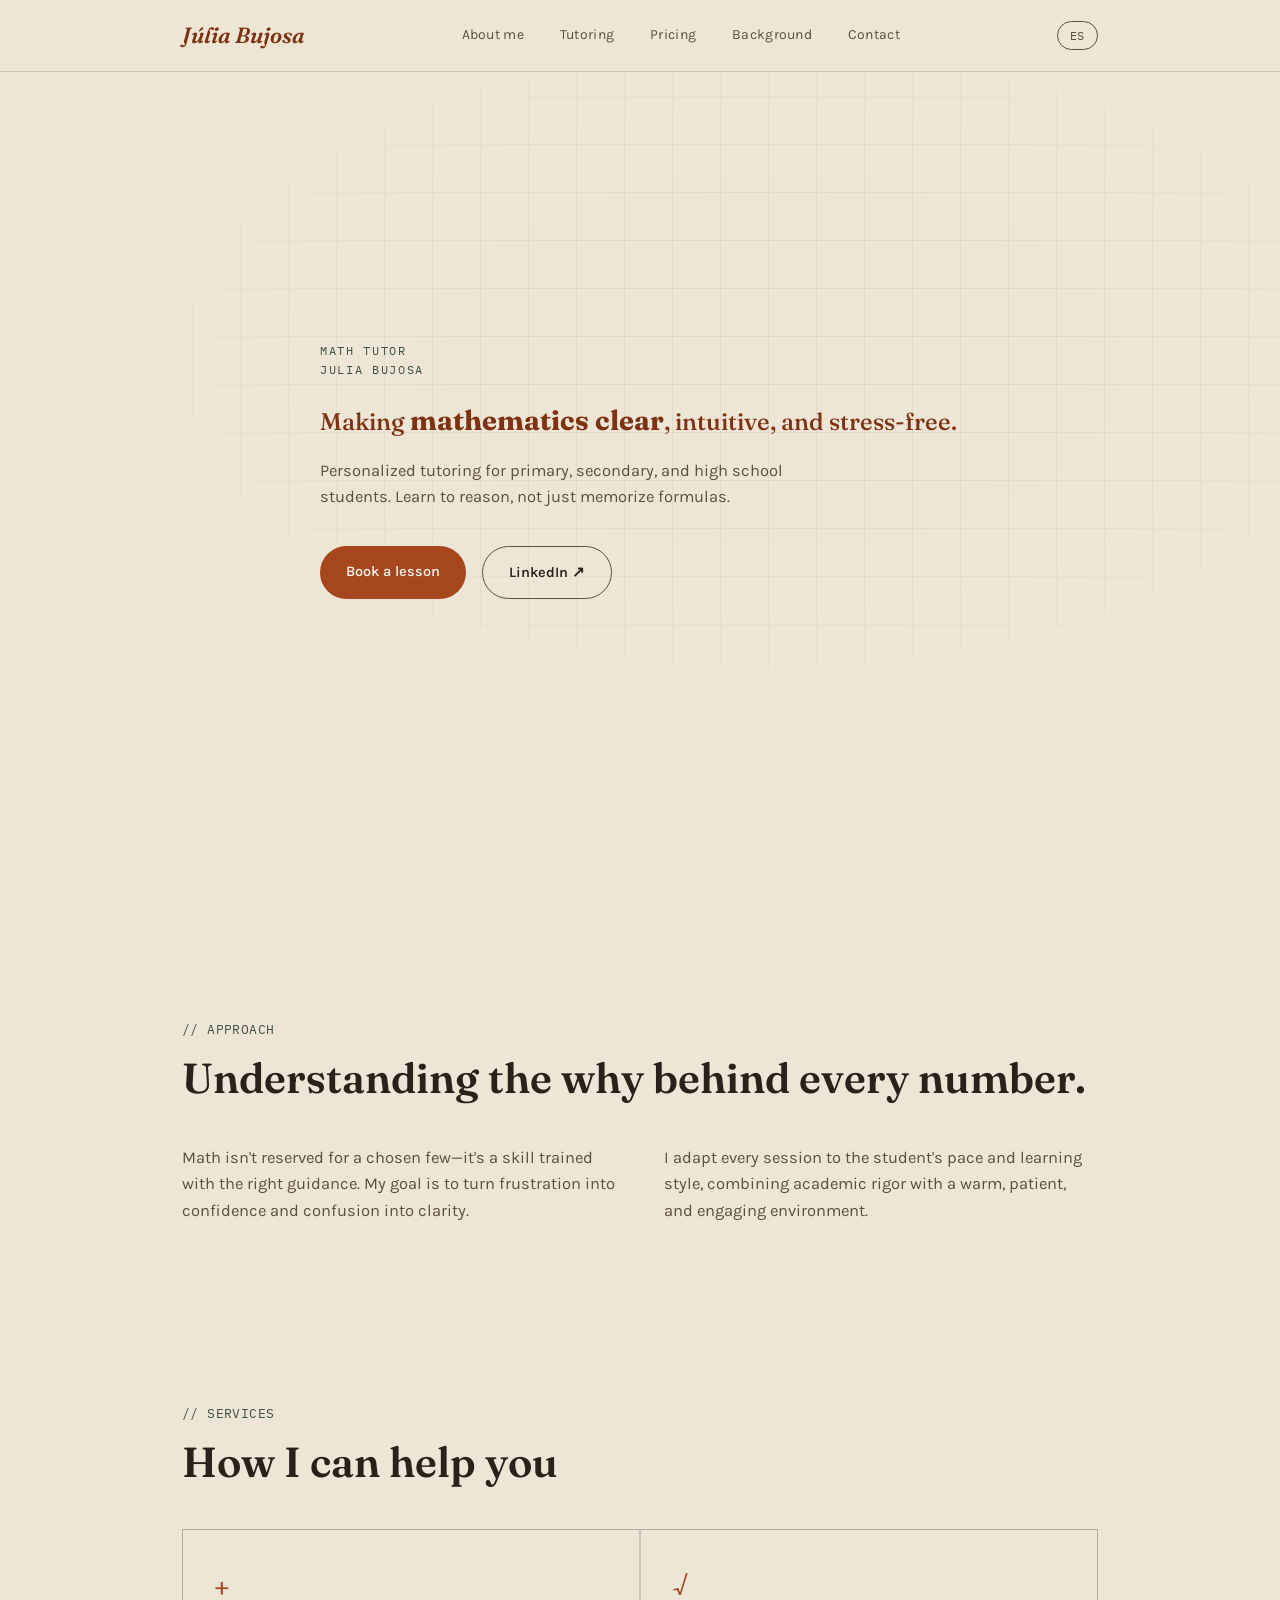
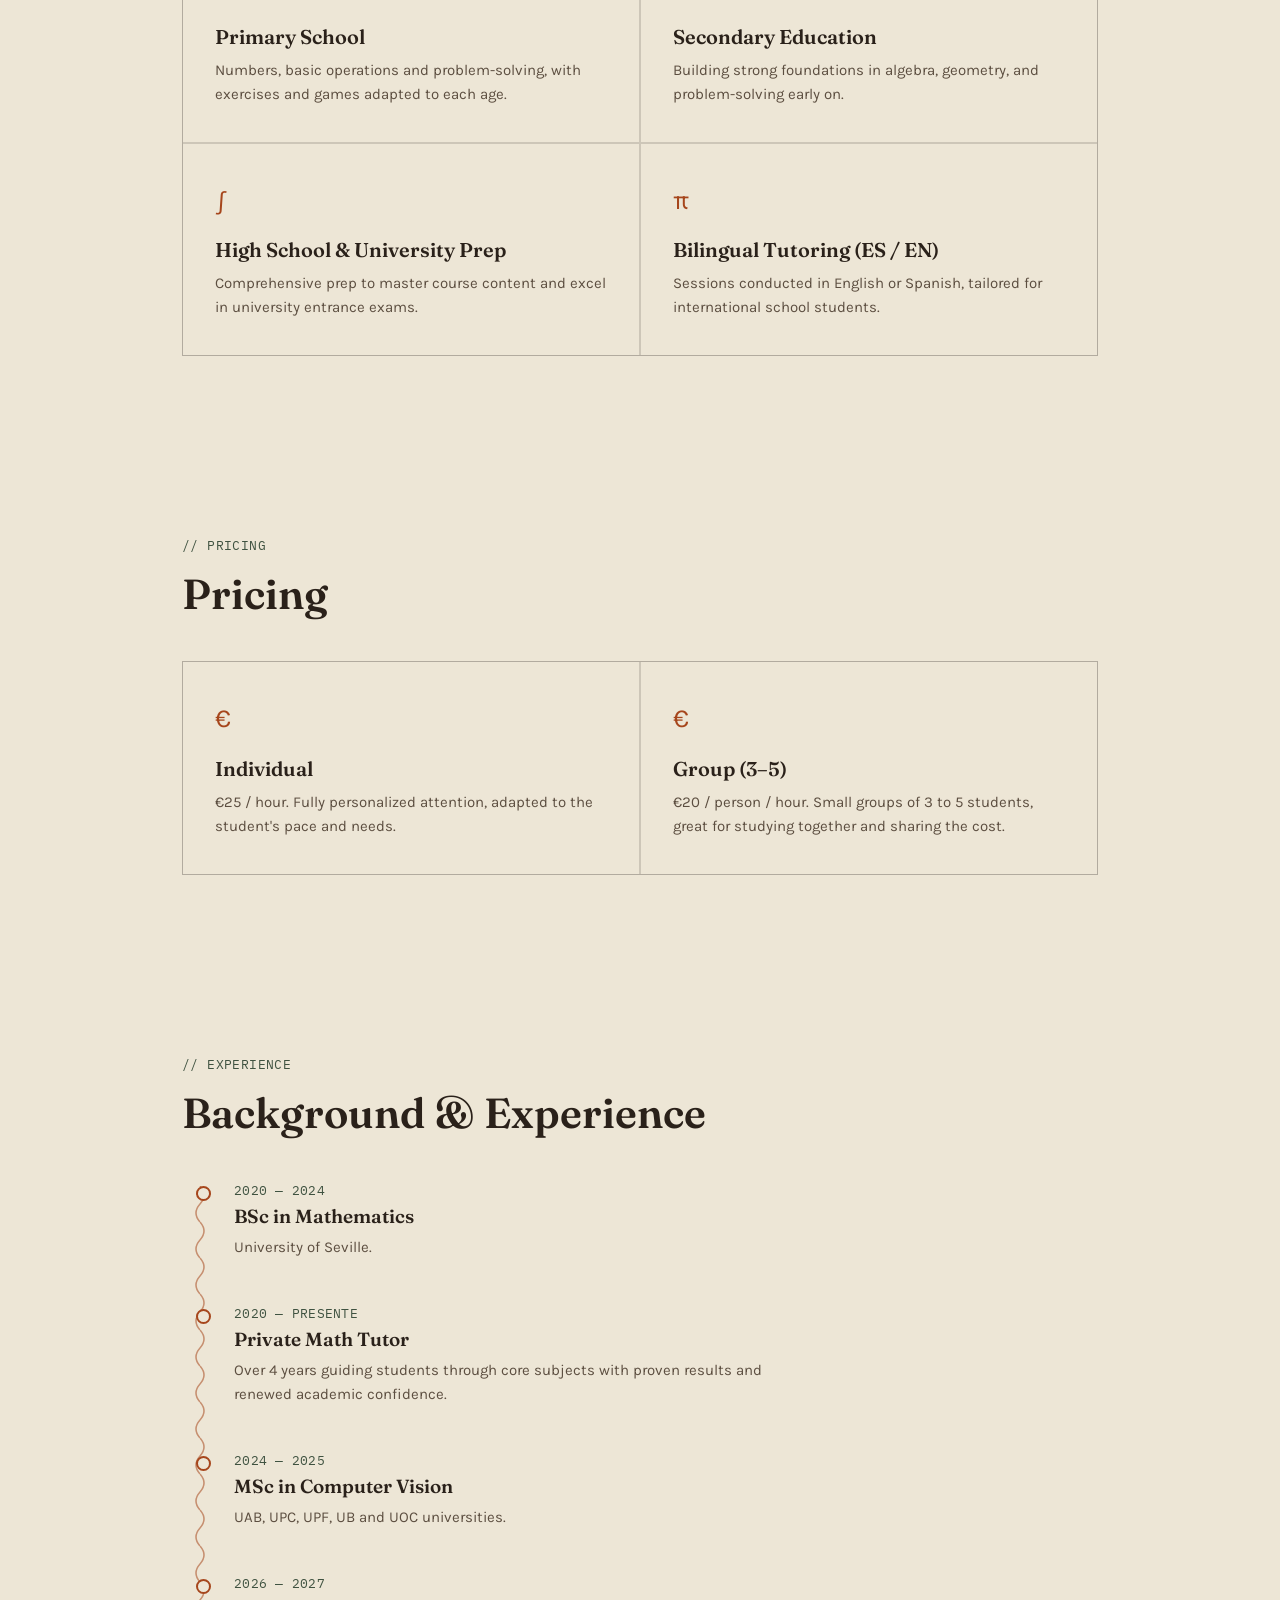
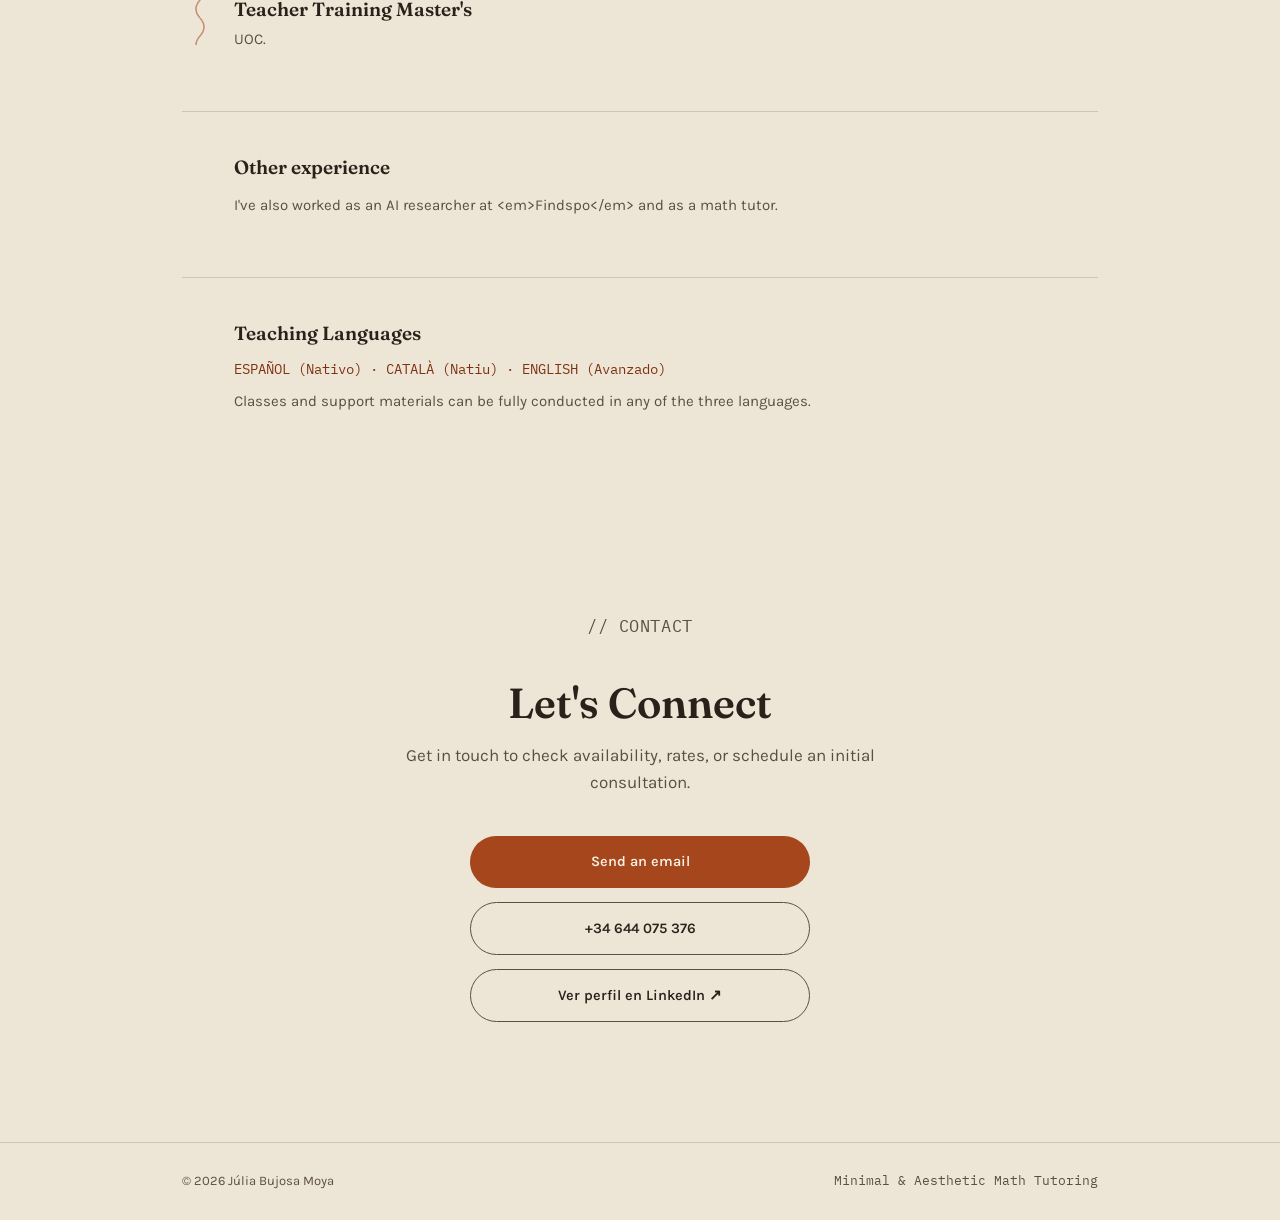
<file: index.html>
<!DOCTYPE html>
<html lang="es">
<head>
  <meta charset="UTF-8">
  <meta name="viewport" content="width=device-width, initial-scale=1.0">
  <title>Júlia Bujosa · Profesora de Matemáticas</title>
  
  <!-- Tipografías elegidas por Claude -->
  <link rel="preconnect" href="https://fonts.googleapis.com">
  <link rel="preconnect" href="https://fonts.gstatic.com" crossorigin>
  <link href="https://fonts.googleapis.com/css2?family=Fraunces:ital,opsz,wght@0,9..144,400..700;1,9..144,400..700&family=IBM+Plex+Mono:wght@400;500&family=Karla:ital,wght@0,400..700;1,400..700&display=swap" rel="stylesheet">
  
  <link rel="stylesheet" href="styles.css">
</head>
<body>


  <!-- Navegación -->
  <nav class="nav">
    <div class="nav-inner">
      <a href="#" class="logo">Júlia Bujosa</a>
      <div class="nav-links" id="navLinks">
        <a href="#about" data-es="Sobre mí" data-en="About me">Sobre mí</a>
        <a href="#services" data-es="Clases" data-en="Tutoring">Clases</a>
        <a href="#pricing" data-es="Tarifas" data-en="Pricing">Tarifas</a>
        <a href="#experience" data-es="Trayectoria" data-en="Background">Trayectoria</a>
        <a href="#contact" data-es="Contacto" data-en="Contact">Contacto</a>
      </div>
      <div class="nav-actions">
        <button class="lang-toggle" id="langToggle" aria-label="Switch language">EN</button>
        <button class="menu-toggle" id="menuToggle" aria-label="Menu">
          <span></span><span></span>
        </button>
      </div>
    </div>
  </nav>
 
  <!-- Hero Section -->
  <header class="hero">
    <div class="hero-grid"></div>
    <div class="hero-inner">
      <p class="kicker mono"><span data-es="PROFE DE MATEMÁTICAS" data-en="MATH TUTOR">PROFE DE MATEMÁTICAS</span><br>JULIA BUJOSA</p>
      <p class="hero-subtitle"><span data-es="Haciendo las " data-en="Making ">Haciendo las </span><strong style="font-weight:700; font-size:1.15em;" data-es="matemáticas claras" data-en="mathematics clear">matemáticas claras</strong><span data-es=", intuitivas y sin estrés." data-en=", intuitive, and stress-free.">, intuitivas y sin estrés.</span></p>
      <p class="hero-text" data-es="Acompañamiento personalizado para estudiantes de Primaria, ESO y Bachillerato. Aprender a razonar, no solo a memorizar fórmulas." data-en="Personalized tutoring for primary, secondary, and high school students. Learn to reason, not just memorize formulas.">
        Acompañamiento personalizado para estudiantes de Primaria, ESO y Bachillerato. Aprender a razonar, no solo a memorizar fórmulas.
      </p>
      <div class="hero-cta">
        <a href="#contact" class="btn btn-primary" data-es="Reserva una clase" data-en="Book a lesson">Reserva una clase</a>
        <a href="https://www.linkedin.com/in/juliabujosamoya" target="_blank" rel="noopener" class="btn btn-ghost">LinkedIn ↗</a>
      </div>
    </div>
  </header>

  <!-- Sobre mí -->
  <section id="about" class="about">
    <div class="section-inner reveal">
      <p class="eyebrow mono" data-es="// METODOLOGÍA" data-en="// APPROACH">// METODOLOGÍA</p>
      <h2 data-es="Entender el porqué detrás de cada número." data-en="Understanding the why behind every number.">Entender el porqué detrás de cada número.</h2>
      <div class="about-grid">
        <p data-es="Las matemáticas no son para unos pocos elegidos: son una habilidad que se entrena con la guía adecuada. Mi objetivo es transformar la frustración en confianza y la confusión en claridad." data-en="Math isn't reserved for a chosen few—it's a skill trained with the right guidance. My goal is to turn frustration into confidence and confusion into clarity.">
          Las matemáticas no son para unos pocos elegidos: son una habilidad que se entrena con la guía adecuada. Mi objetivo es transformar la frustración en confianza y la confusión en claridad.
        </p>
        <p data-es="Adapto cada sesión al ritmo y estilo de aprendizaje del alumno, combinando el rigor académico con un ambiente cercano, paciente y dinámico." data-en="I adapt every session to the student's pace and learning style, combining academic rigor with a warm, patient, and engaging environment.">
          Adapto cada sesión al ritmo y estilo de aprendizaje del alumno, combinando el rigor académico con un ambiente cercano, paciente y dinámico.
        </p>
      </div>
    </div>
  </section>

  <!-- Servicios / Clases -->
  <section id="services" class="services">
    <div class="section-inner reveal">
      <p class="eyebrow mono" data-es="// SERVICIOS" data-en="// SERVICES">// SERVICIOS</p>
      <h2 data-es="¿En qué te puedo ayudar?" data-en="How I can help you">¿En qué te puedo ayudar?</h2>
      
      <div class="cards">
        <div class="card">
          <span class="card-symbol">+</span>
          <h3 data-es="Primaria" data-en="Primary School">Primaria</h3>
          <p data-es="Numeración, operaciones básicas y resolución de problemas, con ejercicios y juegos adaptados a cada edad." data-en="Numbers, basic operations and problem-solving, with exercises and games adapted to each age.">Numeración, operaciones básicas y resolución de problemas, con ejercicios y juegos adaptados a cada edad.</p>
        </div>
        <div class="card">
          <span class="card-symbol">√</span>
          <h3 data-es="Secundaria (ESO)" data-en="Secondary Education">Secundaria (ESO)</h3>
          <p data-es="Bases sólidas en álgebra, geometría y resolución de problemas para construir confianza desde la base." data-en="Building strong foundations in algebra, geometry, and problem-solving early on.">Bases sólidas en álgebra, geometría y resolución de problemas para construir confianza desde la base.</p>
        </div>
        <div class="card">
          <span class="card-symbol">∫</span>
          <h3 data-es="Bachillerato y Selectividad" data-en="High School & University Prep">Bachillerato y Selectividad</h3>
          <p data-es="Preparación intensiva y continuada para superar el curso y bordar las pruebas de acceso a la universidad (PAU)." data-en="Comprehensive prep to master course content and excel in university entrance exams.">Preparación intensiva y continuada para superar el curso y bordar las pruebas de acceso a la universidad (PAU).</p>
        </div>
        <div class="card">
          <span class="card-symbol">π</span>
          <h3 data-es="Clases Bilingües (ES / EN)" data-en="Bilingual Tutoring (ES / EN)">Clases Bilingües (ES / EN)</h3>
          <p data-es="Sesiones impartidas en español o inglés, adaptadas a colegios internacionales y estudiantes en el extranjero." data-en="Sessions conducted in English or Spanish, tailored for international school students.">Sesiones impartidas en español o inglés, adaptadas a colegios internacionales y estudiantes en el extranjero.</p>
        </div>
      </div>
    </div>
  </section>

  <!-- Tarifas -->
  <section id="pricing" class="services">
    <div class="section-inner reveal">
      <p class="eyebrow mono" data-es="// TARIFAS" data-en="// PRICING">// TARIFAS</p>
      <h2 data-es="Tarifas" data-en="Pricing">Tarifas</h2>

      <div class="cards">
        <div class="card">
          <span class="card-symbol">€</span>
          <h3 data-es="Individual" data-en="Individual">Individual</h3>
          <p data-es="25€ / hora. Atención 100% personalizada, adaptada al ritmo y necesidades del alumno." data-en="€25 / hour. Fully personalized attention, adapted to the student's pace and needs.">25€ / hora. Atención 100% personalizada, adaptada al ritmo y necesidades del alumno.</p>
        </div>
        <div class="card">
          <span class="card-symbol">€</span>
          <h3 data-es="Grupal (3–5)" data-en="Group (3–5)">Grupal (3–5)</h3>
          <p data-es="20€ / persona / hora. Grupos reducidos de 3 a 5 alumnos, ideal para estudiar en compañía y compartir gastos." data-en="€20 / person / hour. Small groups of 3 to 5 students, great for studying together and sharing the cost.">20€ / persona / hora. Grupos reducidos de 3 a 5 alumnos, ideal para estudiar en compañía y compartir gastos.</p>
        </div>
      </div>
    </div>
  </section>

  <!-- Trayectoria -->
  <section id="experience" class="timeline-section">
    <div class="section-inner reveal">
      <p class="eyebrow mono" data-es="// TRAYECTORIA" data-en="// EXPERIENCE">// TRAYECTORIA</p>
      <h2 data-es="Perfil y experiencia" data-en="Background & Experience">Perfil y experiencia</h2>

      <div class="timeline">
        <div class="timeline-item">
          <span class="timeline-date mono">2020 — 2024</span>
          <h3 data-es="Graduada en Matemáticas" data-en="BSc in Mathematics">Graduada en Matemáticas</h3>
          <p data-es="Universidad de Sevilla." data-en="University of Seville.">Universidad de Sevilla.</p>
        </div>
        <div class="timeline-item">
          <span class="timeline-date mono">2020 — PRESENTE</span>
          <h3 data-es="Profesora Particular de Matemáticas" data-en="Private Math Tutor">Profesora Particular de Matemáticas</h3>
          <p data-es="Más de 4 años acompañando a estudiantes a superar asignaturas clave con excelentes resultados y mejora de autoestima académica." data-en="Over 4 years guiding students through core subjects with proven results and renewed academic confidence.">Más de 4 años acompañando a estudiantes a superar asignaturas clave con excelentes resultados y mejora de autoestima académica.</p>
        </div>
        <div class="timeline-item">
          <span class="timeline-date mono">2024 — 2025</span>
          <h3 data-es="Máster en Visión por Computador" data-en="MSc in Computer Vision">Máster en Visión por Computador</h3>
          <p data-es="Universidades UAB, UPC, UPF, UB y UOC." data-en="UAB, UPC, UPF, UB and UOC universities.">Universidades UAB, UPC, UPF, UB y UOC.</p>
        </div>
        <div class="timeline-item">
          <span class="timeline-date mono">2026 — 2027</span>
          <h3 data-es="Máster en Formación del Profesorado" data-en="Teacher Training Master's">Máster en Formación del Profesorado</h3>
          <p data-es="UOC." data-en="UOC.">UOC.</p>
        </div>
      </div>

      <div class="languages">
        <div class="languages-title" data-es="Otras experiencias" data-en="Other experience">Otras experiencias</div>
        <p class="languages-note" data-es="También he trabajado como investigadora de IA en <em>Findspo</em> y como profesora de repaso de matemáticas a todos los niveles." data-en="I've also worked as an AI researcher at <em>Findspo</em> and as a math tutor.">También he trabajado como investigadora de IA en <em>Findspo</em> y como profesora de repaso de matemáticas a todos los niveles.</p>
      </div>

      <div class="languages">
        <div class="languages-title" data-es="Idiomas de impartición" data-en="Teaching Languages">Idiomas de impartición</div>
        <div class="languages-list mono">ESPAÑOL (Nativo) · CATALÀ (Natiu) · ENGLISH (Avanzado)</div>
        <p class="languages-note" data-es="Puedo impartir cualquier clase o material de apoyo íntegramente en cualquiera de los tres idiomas." data-en="Classes and support materials can be fully conducted in any of the three languages.">Puedo impartir cualquier clase o material de apoyo íntegramente en cualquiera de los tres idiomas.</p>
      </div>
    </div>
  </section>

  <!-- Contacto -->
  <section id="contact" class="contact">
    <div class="section-inner contact-inner reveal">
      <p class="eyebrow mono" data-es="// CONTACTO" data-en="// CONTACT">// CONTACTO</p>
      <h2 data-es="¿Hablamos?" data-en="Let's Connect">¿Hablamos?</h2>
      <p data-es="Escríbeme para consultar disponibilidad, tarifas o agendar una primera sesión de contacto." data-en="Get in touch to check availability, rates, or schedule an initial consultation.">Escríbeme para consultar disponibilidad, tarifas o agendar una primera sesión de contacto.</p>

      <div class="contact-links">
        <a href="mailto:juliabujosamoya@gmail.com" class="btn btn-primary" data-es="Enviar un email" data-en="Send an email">Enviar un email</a>
        <a href="tel:+34644075376" class="btn btn-ghost">+34 644 075 376</a>
        <a href="https://www.linkedin.com/in/juliabujosamoya" target="_blank" rel="noopener" class="btn btn-ghost">Ver perfil en LinkedIn ↗</a>
      </div>
    </div>
  </section>

  <footer class="footer">
    <div class="section-inner footer-inner">
      <span>© 2026 Júlia Bujosa Moya</span>
      <span class="mono">Minimal & Aesthetic Math Tutoring</span>
    </div>
  </footer>

  <script src="script.js"></script>
</body>
</html>
</file>
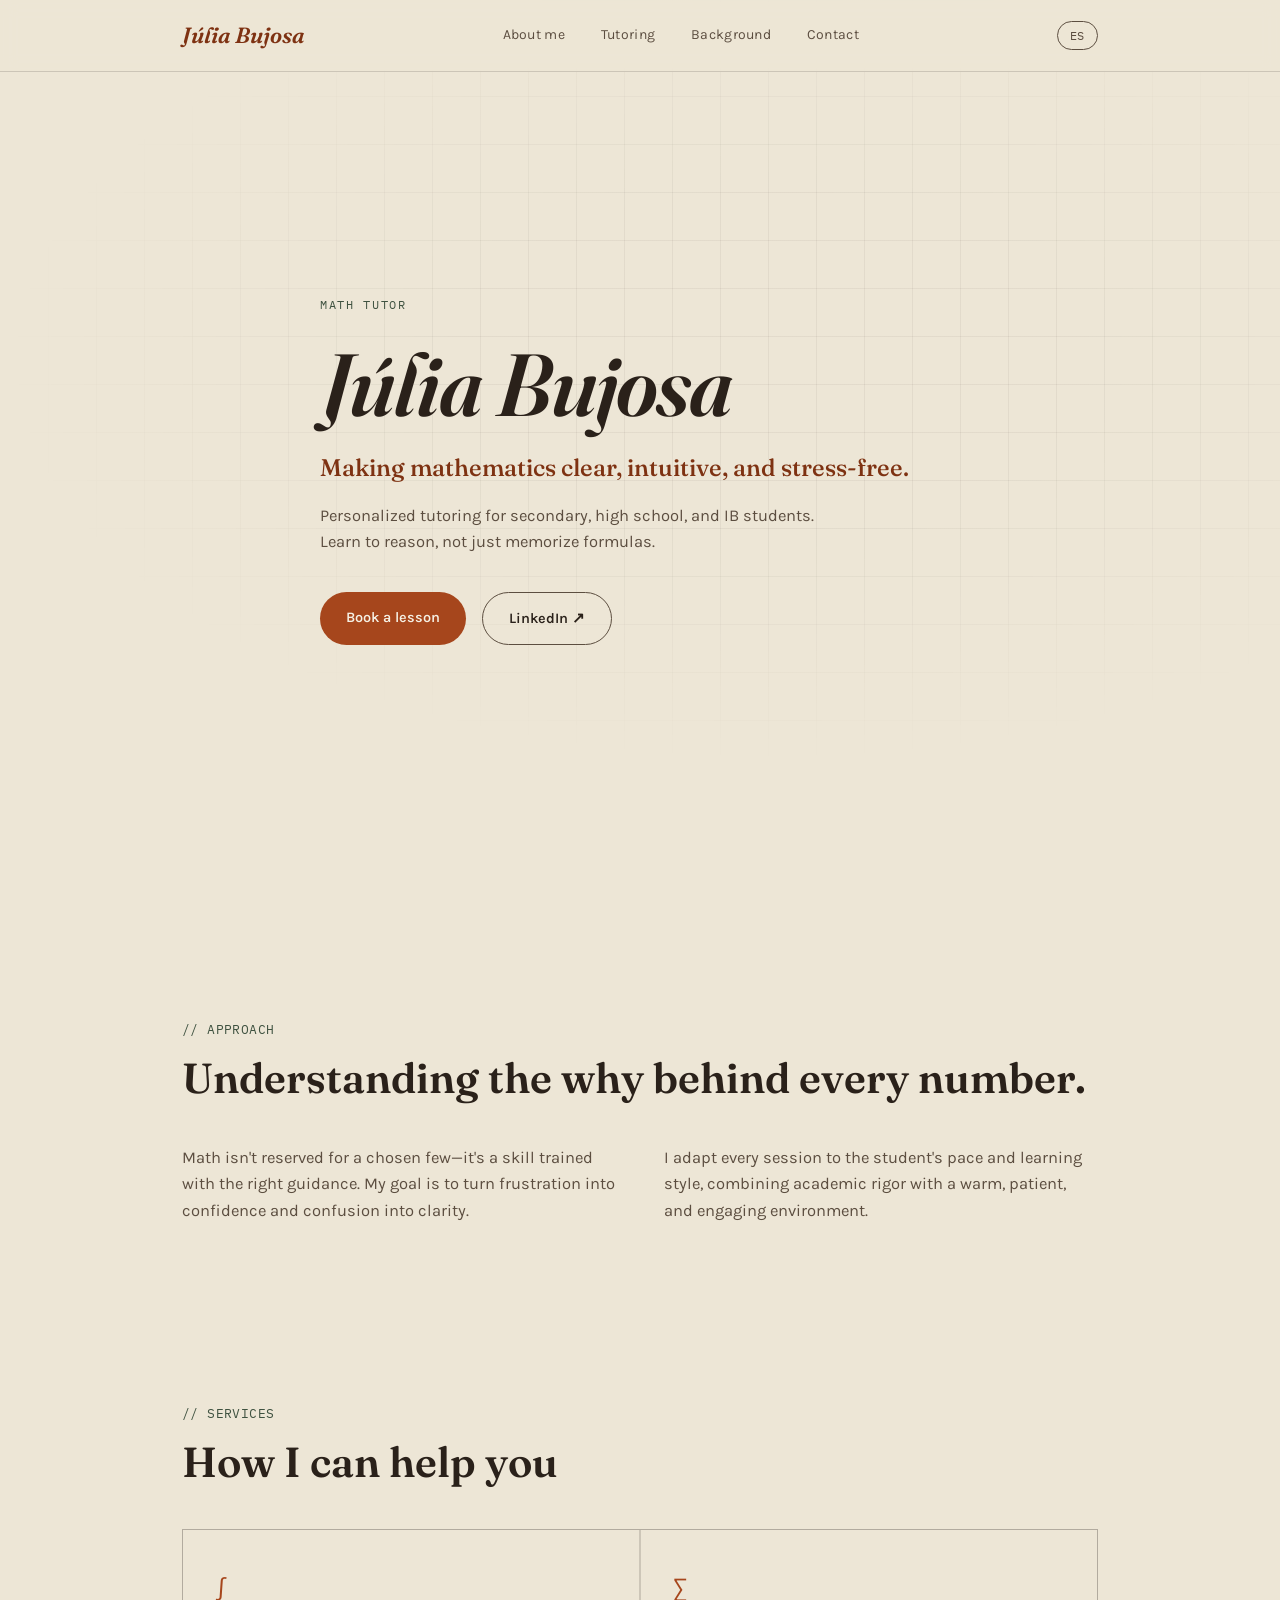
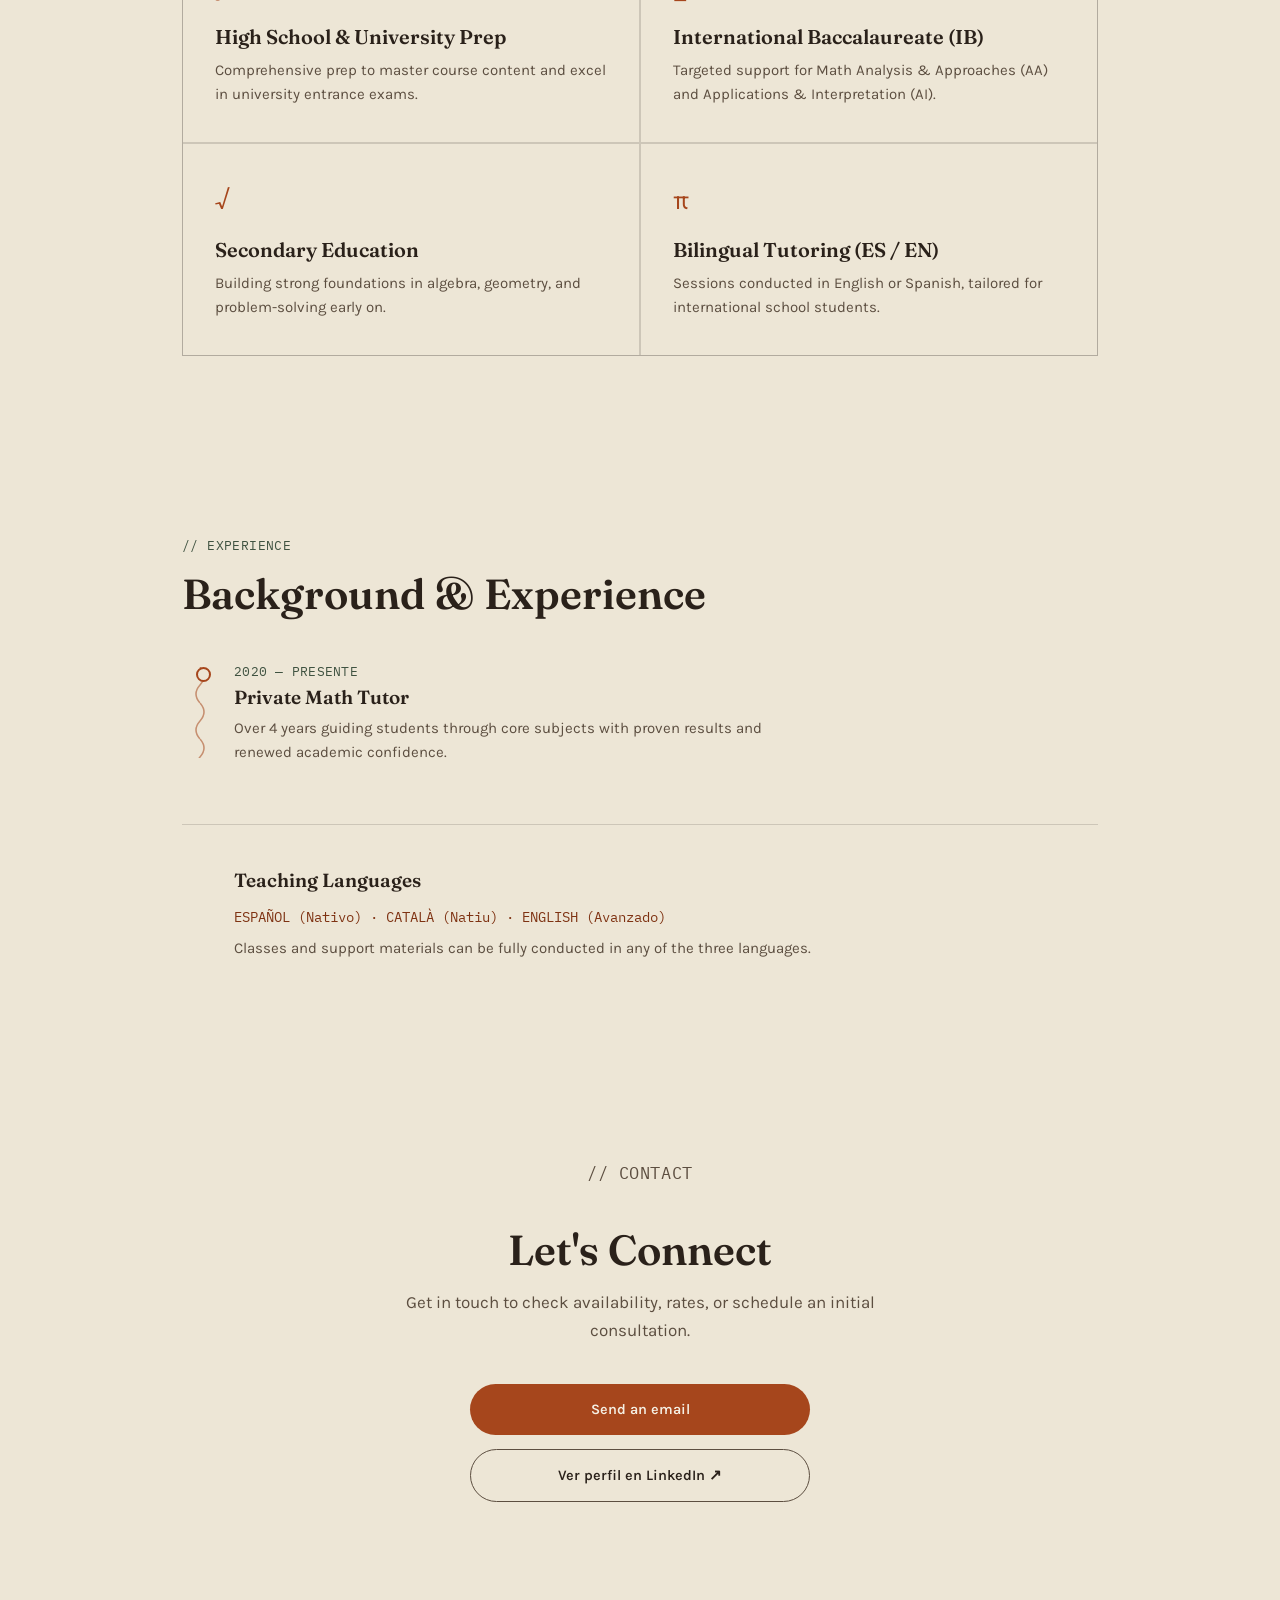
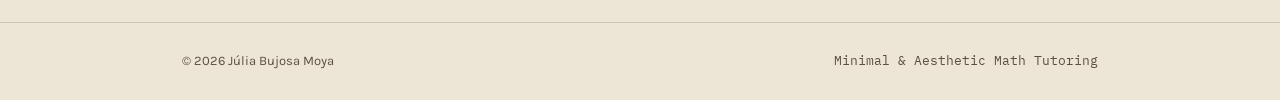
<file: gemini-code-1788105720486.html>
<!DOCTYPE html>
<html lang="es">
<head>
  <meta charset="UTF-8">
  <meta name="viewport" content="width=device-width, initial-scale=1.0">
  <title>Júlia Bujosa · Profesora de Matemáticas</title>
  
  <!-- Tipografías elegidas por Claude -->
  <link rel="preconnect" href="https://fonts.googleapis.com">
  <link rel="preconnect" href="https://fonts.gstatic.com" crossorigin>
  <link href="https://fonts.googleapis.com/css2?family=Fraunces:ital,opsz,wght@0,9..144,400..700;1,9..144,400..700&family=IBM+Plex+Mono:wght@400;500&family=Karla:ital,wght@0,400..700;1,400..700&display=swap" rel="stylesheet">
  
  <link rel="stylesheet" href="styles.css">
</head>
<body>

  <!-- Navegación -->
  <nav class="nav">
    <div class="nav-inner">
      <a href="#" class="logo">Júlia Bujosa</a>
      <div class="nav-links" id="navLinks">
        <a href="#about" data-es="Sobre mí" data-en="About me">Sobre mí</a>
        <a href="#services" data-es="Clases" data-en="Tutoring">Clases</a>
        <a href="#experience" data-es="Trayectoria" data-en="Background">Trayectoria</a>
        <a href="#contact" data-es="Contacto" data-en="Contact">Contacto</a>
      </div>
      <div class="nav-actions">
        <button class="lang-toggle" id="langToggle" aria-label="Switch language">EN</button>
        <button class="menu-toggle" id="menuToggle" aria-label="Menu">
          <span></span><span></span>
        </button>
      </div>
    </div>
  </nav>

  <!-- Hero Section -->
  <header class="hero">
    <div class="hero-grid"></div>
    <div class="hero-inner">
      <p class="kicker mono" data-es="PROFE DE MATEMÁTICAS" data-en="MATH TUTOR">PROFE DE MATEMÁTICAS</p>
      <h1 class="hero-title">Júlia Bujosa</h1>
      <p class="hero-subtitle" data-es="Haciendo las matemáticas claras, intuitivas y sin estrés." data-en="Making mathematics clear, intuitive, and stress-free.">
        Haciendo las matemáticas claras, intuitivas y sin estrés.
      </p>
      <p class="hero-text" data-es="Acompañamiento personalizado para estudiantes de ESO, Bachillerato e IB. Aprender a razonar, no solo a memorizar fórmulas." data-en="Personalized tutoring for secondary, high school, and IB students. Learn to reason, not just memorize formulas.">
        Acompañamiento personalizado para estudiantes de ESO, Bachillerato e IB. Aprender a razonar, no solo a memorizar fórmulas.
      </p>
      <div class="hero-cta">
        <a href="#contact" class="btn btn-primary" data-es="Reserva una clase" data-en="Book a lesson">Reserva una clase</a>
        <a href="https://www.linkedin.com/in/juliabujosamoya" target="_blank" rel="noopener" class="btn btn-ghost">LinkedIn ↗</a>
      </div>
    </div>
  </header>

  <!-- Sobre mí -->
  <section id="about" class="about">
    <div class="section-inner reveal">
      <p class="eyebrow mono" data-es="// METODOLOGÍA" data-en="// APPROACH">// METODOLOGÍA</p>
      <h2 data-es="Entender el porqué detrás de cada número." data-en="Understanding the why behind every number.">Entender el porqué detrás de cada número.</h2>
      <div class="about-grid">
        <p data-es="Las matemáticas no son para unos pocos elegidos: son una habilidad que se entrena con la guía adecuada. Mi objetivo es transformar la frustración en confianza y la confusión en claridad." data-en="Math isn't reserved for a chosen few—it's a skill trained with the right guidance. My goal is to turn frustration into confidence and confusion into clarity.">
          Las matemáticas no son para unos pocos elegidos: son una habilidad que se entrena con la guía adecuada. Mi objetivo es transformar la frustración en confianza y la confusión en claridad.
        </p>
        <p data-es="Adapto cada sesión al ritmo y estilo de aprendizaje del alumno, combinando el rigor académico con un ambiente cercano, paciente y dinámico." data-en="I adapt every session to the student's pace and learning style, combining academic rigor with a warm, patient, and engaging environment.">
          Adapto cada sesión al ritmo y estilo de aprendizaje del alumno, combinando el rigor académico con un ambiente cercano, paciente y dinámico.
        </p>
      </div>
    </div>
  </section>

  <!-- Servicios / Clases -->
  <section id="services" class="services">
    <div class="section-inner reveal">
      <p class="eyebrow mono" data-es="// SERVICIOS" data-en="// SERVICES">// SERVICIOS</p>
      <h2 data-es="¿En qué te puedo ayudar?" data-en="How I can help you">¿En qué te puedo ayudar?</h2>
      
      <div class="cards">
        <div class="card">
          <span class="card-symbol">∫</span>
          <h3 data-es="Bachillerato y Selectividad" data-en="High School & University Prep">Bachillerato y Selectividad</h3>
          <p data-es="Preparación intensiva y continuada para superar el curso y bordar las pruebas de acceso a la universidad (PAU)." data-en="Comprehensive prep to master course content and excel in university entrance exams.">Preparación intensiva y continuada para superar el curso y bordar las pruebas de acceso a la universidad (PAU).</p>
        </div>
        <div class="card">
          <span class="card-symbol">∑</span>
          <h3 data-es="Bachillerato Internacional (IB)" data-en="International Baccalaureate (IB)">Bachillerato Internacional (IB)</h3>
          <p data-es="Soporte específico para Mathematics Analysis & Approaches (AA) y Applications & Interpretation (AI)." data-en="Targeted support for Math Analysis & Approaches (AA) and Applications & Interpretation (AI).">Soporte específico para Mathematics Analysis & Approaches (AA) y Applications & Interpretation (AI).</p>
        </div>
        <div class="card">
          <span class="card-symbol">√</span>
          <h3 data-es="Secundaria (ESO)" data-en="Secondary Education">Secundaria (ESO)</h3>
          <p data-es="Bases sólidas en álgebra, geometría y resolución de problemas para construir confianza desde la base." data-en="Building strong foundations in algebra, geometry, and problem-solving early on.">Bases sólidas en álgebra, geometría y resolución de problemas para construir confianza desde la base.</p>
        </div>
        <div class="card">
          <span class="card-symbol">π</span>
          <h3 data-es="Clases Bilingües (ES / EN)" data-en="Bilingual Tutoring (ES / EN)">Clases Bilingües (ES / EN)</h3>
          <p data-es="Sesiones impartidas en español o inglés, adaptadas a colegios internacionales y estudiantes en el extranjero." data-en="Sessions conducted in English or Spanish, tailored for international school students.">Sesiones impartidas en español o inglés, adaptadas a colegios internacionales y estudiantes en el extranjero.</p>
        </div>
      </div>
    </div>
  </section>

  <!-- Trayectoria -->
  <section id="experience" class="timeline-section">
    <div class="section-inner reveal">
      <p class="eyebrow mono" data-es="// TRAYECTORIA" data-en="// EXPERIENCE">// TRAYECTORIA</p>
      <h2 data-es="Perfil y experiencia" data-en="Background & Experience">Perfil y experiencia</h2>

      <div class="timeline">
        <div class="timeline-item">
          <span class="timeline-date mono">2020 — PRESENTE</span>
          <h3 data-es="Profesora Particular de Matemáticas" data-en="Private Math Tutor">Profesora Particular de Matemáticas</h3>
          <p data-es="Más de 4 años acompañando a estudiantes a superar asignaturas clave con excelentes resultados y mejora de autoestima académica." data-en="Over 4 years guiding students through core subjects with proven results and renewed academic confidence.">Más de 4 años acompañando a estudiantes a superar asignaturas clave con excelentes resultados y mejora de autoestima académica.</p>
        </div>
      </div>

      <div class="languages">
        <div class="languages-title" data-es="Idiomas de impartición" data-en="Teaching Languages">Idiomas de impartición</div>
        <div class="languages-list mono">ESPAÑOL (Nativo) · CATALÀ (Natiu) · ENGLISH (Avanzado)</div>
        <p class="languages-note" data-es="Puedo impartir cualquier clase o material de apoyo íntegramente en cualquiera de los tres idiomas." data-en="Classes and support materials can be fully conducted in any of the three languages.">Puedo impartir cualquier clase o material de apoyo íntegramente en cualquiera de los tres idiomas.</p>
      </div>
    </div>
  </section>

  <!-- Contacto -->
  <section id="contact" class="contact">
    <div class="section-inner contact-inner reveal">
      <p class="eyebrow mono" data-es="// CONTACTO" data-en="// CONTACT">// CONTACTO</p>
      <h2 data-es="¿Hablamos?" data-en="Let's Connect">¿Hablamos?</h2>
      <p data-es="Escríbeme para consultar disponibilidad, tarifas o agendar una primera sesión de contacto." data-en="Get in touch to check availability, rates, or schedule an initial consultation.">Escríbeme para consultar disponibilidad, tarifas o agendar una primera sesión de contacto.</p>

      <div class="contact-links">
        <!-- Reemplaza con tu email o enlace de WhatsApp -->
        <a href="mailto:juliabujosa@ejemplo.com" class="btn btn-primary" data-es="Enviar un email" data-en="Send an email">Enviar un email</a>
        <a href="https://www.linkedin.com/in/juliabujosamoya" target="_blank" rel="noopener" class="btn btn-ghost">Ver perfil en LinkedIn ↗</a>
      </div>
    </div>
  </section>

  <footer class="footer">
    <div class="section-inner footer-inner">
      <span>© 2026 Júlia Bujosa Moya</span>
      <span class="mono">Minimal & Aesthetic Math Tutoring</span>
    </div>
  </footer>

  <script src="script.js"></script>
</body>
</html>
</file>
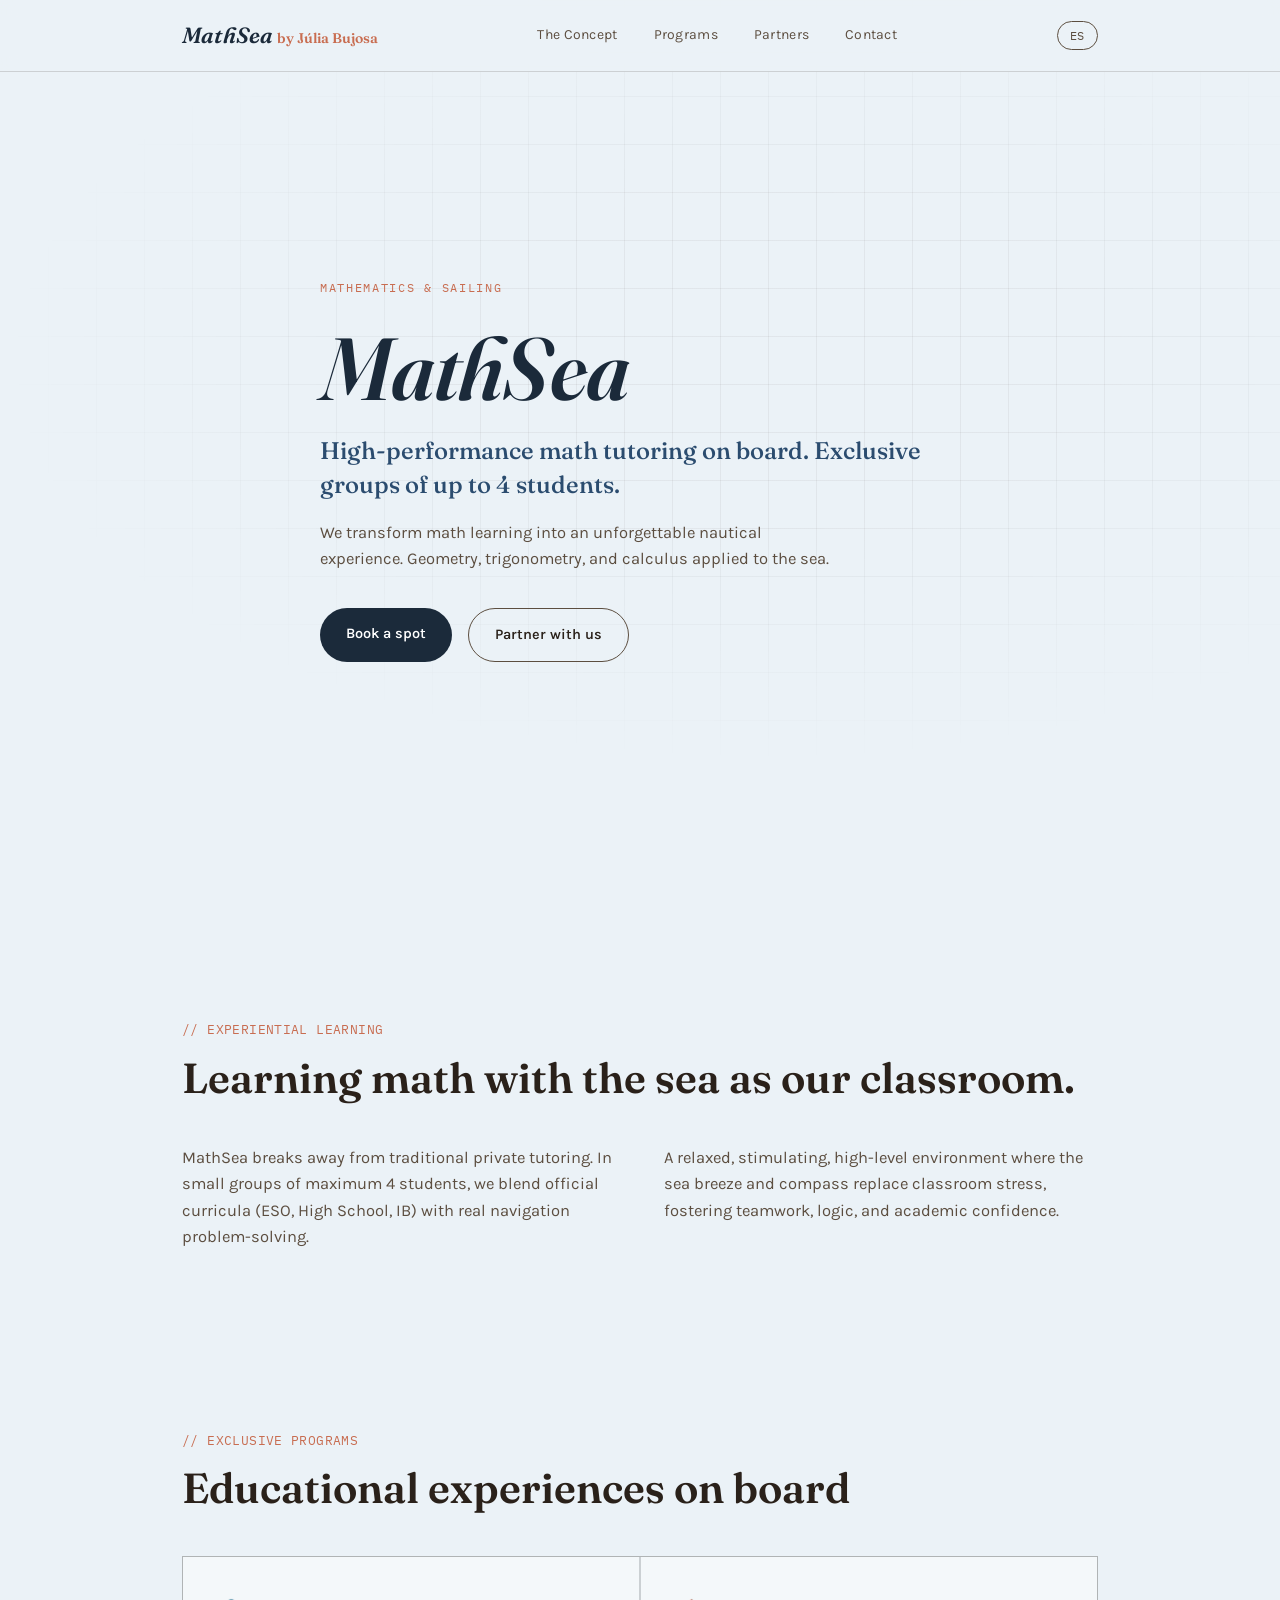
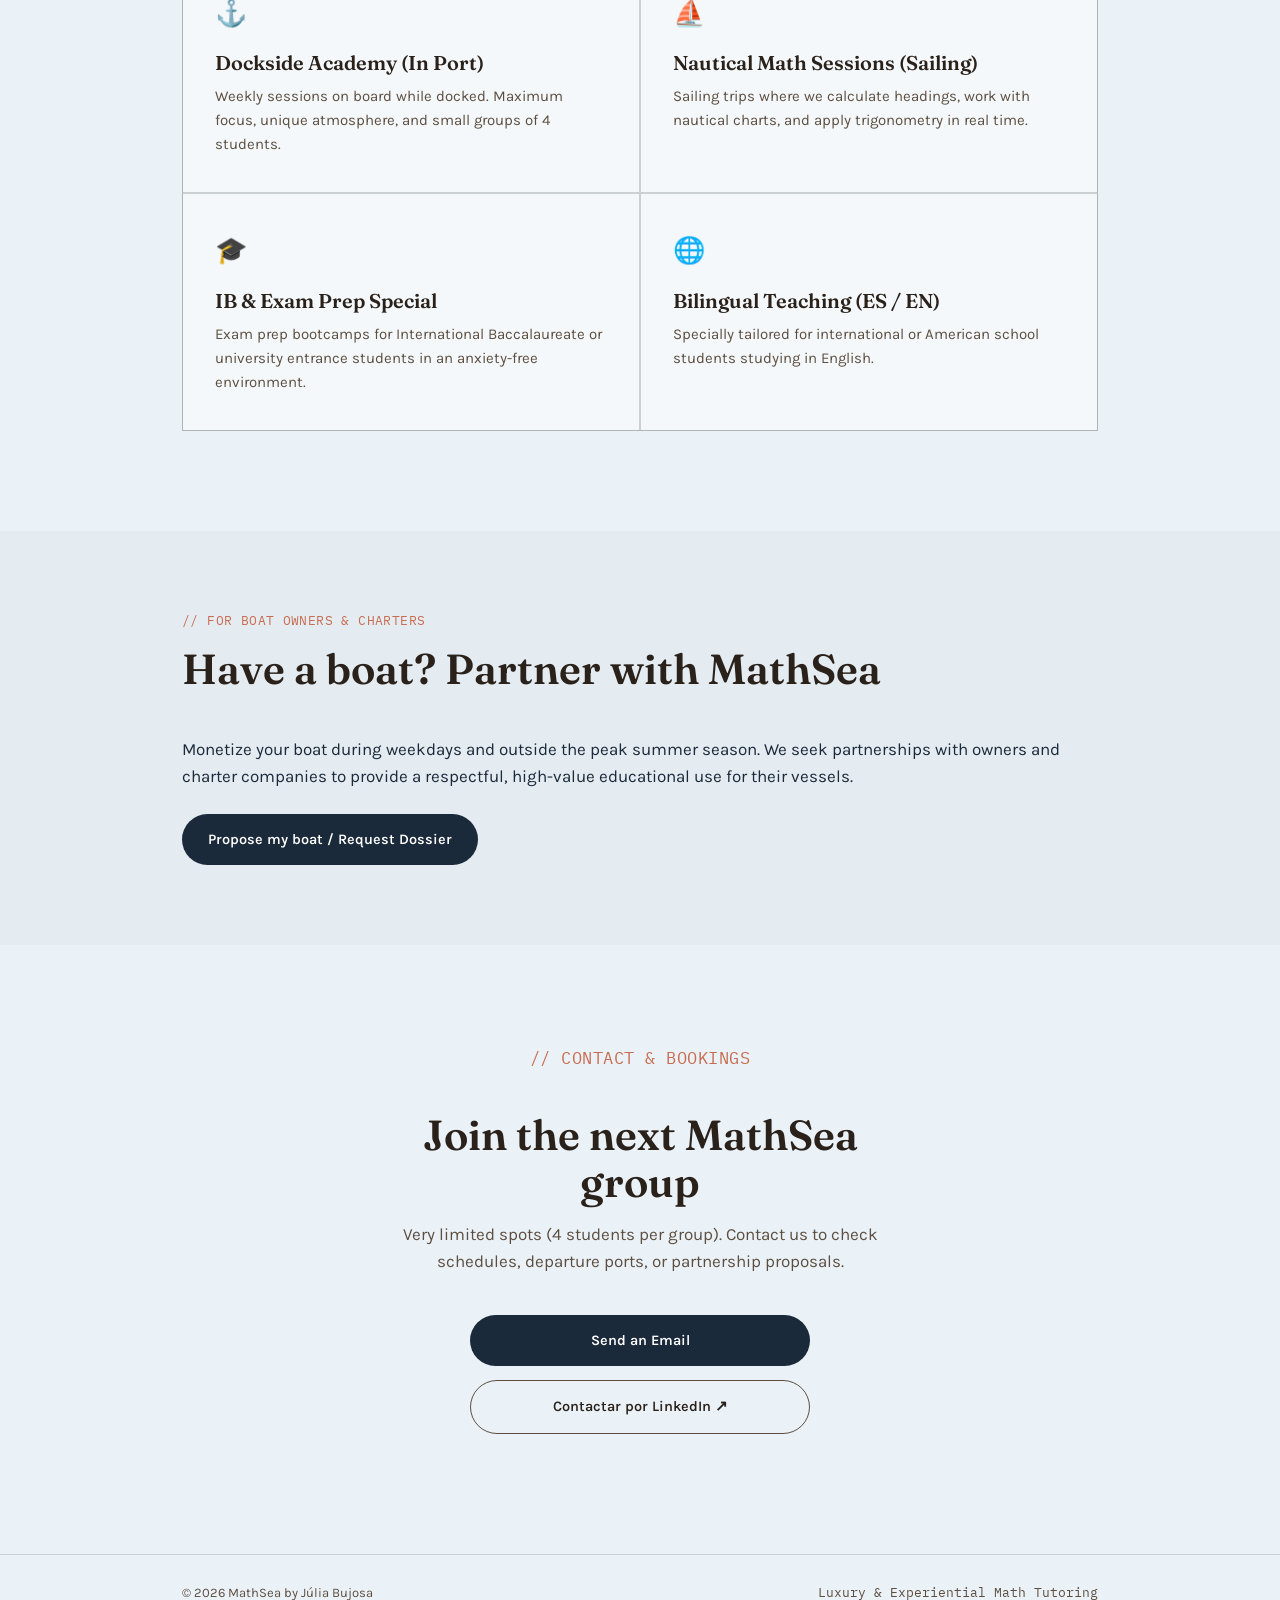
<file: gemini-code-1788106666290.html>
<!DOCTYPE html>
<html lang="es">
<head>
  <meta charset="UTF-8">
  <meta name="viewport" content="width=device-width, initial-scale=1.0">
  <title>MathSea · Matemáticas a Bordo por Júlia Bujosa</title>
  
  <link rel="preconnect" href="https://fonts.googleapis.com">
  <link rel="preconnect" href="https://fonts.gstatic.com" crossorigin>
  <link href="https://fonts.googleapis.com/css2?family=Fraunces:ital,opsz,wght@0,9..144,400..700;1,9..144,400..700&family=IBM+Plex+Mono:wght@400;500&family=Karla:ital,wght@0,400..700;1,400..700&display=swap" rel="stylesheet">
  
  <link rel="stylesheet" href="styles.css">
  <style>
    /* Ajustes específicos para MathSea manteniendo la estética */
    :root {
      --navy: #1B2A3A;
      --ocean: #2B4C6F;
      --sea-breeze: #EBF2F7;
      --rust-accent: #C86D51;
    }
    body {
      background: var(--sea-breeze);
      color: var(--navy);
    }
    .hero-title {
      color: var(--navy);
    }
    .hero-subtitle {
      color: var(--ocean);
    }
    .btn-primary {
      background: var(--navy);
      color: #fff;
    }
    .btn-primary:hover {
      background: var(--ocean);
    }
    .card-symbol {
      color: var(--rust-accent);
    }
    .card {
      background: #F4F8FA;
    }
  </style>
</head>
<body>

  <nav class="nav" style="background: rgba(235, 242, 247, 0.9);">
    <div class="nav-inner">
      <a href="#" class="logo" style="color: var(--navy);">MathSea <span style="font-size: 14px; font-style: normal; color: var(--rust-accent);">by Júlia Bujosa</span></a>
      <div class="nav-links" id="navLinks">
        <a href="#concepto" data-es="El Concepto" data-en="The Concept">El Concepto</a>
        <a href="#experiencias" data-es="Programas" data-en="Programs">Programas</a>
        <a href="#colabora" data-es="Armadores / Chárter" data-en="Partners">Armadores</a>
        <a href="#contacto" data-es="Contacto" data-en="Contact">Contacto</a>
      </div>
      <div class="nav-actions">
        <button class="lang-toggle" id="langToggle" aria-label="Switch language">EN</button>
        <button class="menu-toggle" id="menuToggle" aria-label="Menu">
          <span></span><span></span>
        </button>
      </div>
    </div>
  </nav>

  <header class="hero">
    <div class="hero-grid"></div>
    <div class="hero-inner">
      <p class="kicker mono" style="color: var(--rust-accent);" data-es="MATEMÁTICAS & NAVEGACIÓN" data-en="MATHEMATICS & SAILING">MATEMÁTICAS & NAVEGACIÓN</p>
      <h1 class="hero-title">MathSea</h1>
      <p class="hero-subtitle" data-es="Clases particulares y de alto rendimiento a bordo. Grupos exclusivos de máximo 4 alumnos." data-en="High-performance math tutoring on board. Exclusive groups of up to 4 students.">
        Clases particulares y de alto rendimiento a bordo. Grupos exclusivos de máximo 4 alumnos.
      </p>
      <p class="hero-text" data-es="Transformamos el aprendizaje de las matemáticas en una experiencia náutica inolvidable. Geometría, trigonometría y cálculo aplicados al mar." data-en="We transform math learning into an unforgettable nautical experience. Geometry, trigonometry, and calculus applied to the sea.">
        Transformamos el aprendizaje de las matemáticas en una experiencia náutica inolvidable. Geometría, trigonometría y cálculo aplicados al mar.
      </p>
      <div class="hero-cta">
        <a href="#contacto" class="btn btn-primary" data-es="Reservar plaza para mi hijo/a" data-en="Book a spot">Reservar plaza</a>
        <a href="#colabora" class="btn btn-ghost" data-es="Tengo un barco / Colaborar" data-en="Partner with us">Colaborar con un barco ↗</a>
      </div>
    </div>
  </header>

  <section id="concepto" class="about">
    <div class="section-inner reveal">
      <p class="eyebrow mono" style="color: var(--rust-accent);" data-es="// APRENDIZAJE EXPERIENCIAL" data-en="// EXPERIENTIAL LEARNING">// APRENDIZAJE EXPERIENCIAL</p>
      <h2 data-es="Aprender matemáticas con el mar como aula." data-en="Learning math with the sea as our classroom.">Aprender matemáticas con el mar como aula.</h2>
      <div class="about-grid">
        <p data-es="MathSea nace para romper con la monotonía de las clases particulares tradicionales. En grupos reducidos de máximo 4 niños o adolescentes, combinamos el temario oficial (ESO, Bachillerato, IB) con la resolución de problemas reales de navegación." data-en="MathSea breaks away from traditional private tutoring. In small groups of maximum 4 students, we blend official curricula (ESO, High School, IB) with real navigation problem-solving.">
          MathSea nace para romper con la monotonía de las clases particulares tradicionales. En grupos reducidos de máximo 4 niños o adolescentes, combinamos el temario oficial (ESO, Bachillerato, IB) con la resolución de problemas reales de navegación.
        </p>
        <p data-es="Un entorno relajado, estimulante y de alto nivel donde la brisa marina y la brújula sustituyen al estrés del aula, fomentando el trabajo en equipo, la lógica y la confianza académica." data-en="A relaxed, stimulating, high-level environment where the sea breeze and compass replace classroom stress, fostering teamwork, logic, and academic confidence.">
          Un entorno relajado, estimulante y de alto nivel donde la brisa marina y la brújula sustituyen al estrés del aula, fomentando el trabajo en equipo, la lógica y la confianza académica.
        </p>
      </div>
    </div>
  </section>

  <section id="experiencias" class="services">
    <div class="section-inner reveal">
      <p class="eyebrow mono" style="color: var(--rust-accent);" data-es="// PROGRAMAS EXCLUSIVOS" data-en="// EXCLUSIVE PROGRAMS">// PROGRAMAS EXCLUSIVOS</p>
      <h2 data-es="Experiencias educativas a bordo" data-en="Educational experiences on board">Experiencias educativas a bordo</h2>
      
      <div class="cards">
        <div class="card">
          <span class="card-symbol">⚓</span>
          <h3 data-es="Dockside Academy (En Puerto)" data-en="Dockside Academy (In Port)">Dockside Academy (En Puerto)</h3>
          <p data-es="Sesiones semanales a bordo con el barco amarrado. Máxima concentración, ambiente único y grupos reducidos de 4 alumnos." data-en="Weekly sessions on board while docked. Maximum focus, unique atmosphere, and small groups of 4 students.">Sesiones semanales a bordo con el barco amarrado. Máxima concentración, ambiente único y grupos reducidos de 4 alumnos.</p>
        </div>
        <div class="card">
          <span class="card-symbol">⛵</span>
          <h3 data-es="Nautical Math Sessions (Navegando)" data-en="Nautical Math Sessions (Sailing)">Nautical Math Sessions (Navegando)</h3>
          <p data-es="Salidas de navegación donde calculamos rumbos, abordamos cartas náuticas y aplicamos trigonometría en tiempo real." data-en="Sailing trips where we calculate headings, work with nautical charts, and apply trigonometry in real time.">Salidas de navegación donde calculamos rumbos, abordamos cartas náuticas y aplicamos trigonometría en tiempo real.</p>
        </div>
        <div class="card">
          <span class="card-symbol">🎓</span>
          <h3 data-es="Especial IB & Selectividad" data-en="IB & Exam Prep Special">Especial IB & Selectividad</h3>
          <p data-es="Intensivos de preparación de exámenes para estudiantes de Bachillerato Internacional o PAU en un entorno libre de ansiedad." data-en="Exam prep bootcamps for International Baccalaureate or university entrance students in an anxiety-free environment.">Intensivos de preparación de exámenes para estudiantes de Bachillerato Internacional o PAU en un entorno libre de ansiedad.</p>
        </div>
        <div class="card">
          <span class="card-symbol">🌐</span>
          <h3 data-es="Impartición Bilingüe (ES / EN)" data-en="Bilingual Teaching (ES / EN)">Impartición Bilingüe (ES / EN)</h3>
          <p data-es="Diseñado especialmente para alumnos de colegios internacionales o americanos que cursan sus estudios en inglés." data-en="Specially tailored for international or American school students studying in English.">Diseñado especialmente para alumnos de colegios internacionales o americanos que cursan sus estudios en inglés.</p>
        </div>
      </div>
    </div>
  </section>

  <section id="colabora" class="timeline-section" style="background: rgba(27, 42, 58, 0.03); padding: 80px 0;">
    <div class="section-inner reveal">
      <p class="eyebrow mono" style="color: var(--rust-accent);" data-es="// PARA ARMADORES Y EMPRESAS DE CHÁRTER" data-en="// FOR BOAT OWNERS & CHARTERS">// PARA ARMADORES Y CHÁRTER</p>
      <h2 data-es="¿Tienes una embarcación? Colabora con MathSea" data-en="Have a boat? Partner with MathSea">¿Tienes una embarcación? Colabora con MathSea</h2>
      
      <p style="margin-bottom: 24px; color: var(--navy); font-size: 17px;" data-es="Rentabiliza tu barco durante los días laborables y fuera de la temporada alta de verano. Buscamos alianzas con propietarios y empresas de chárter para ofrecer un uso educativo, respetuoso y de alto valor a sus embarcaciones." data-en="Monetize your boat during weekdays and outside the peak summer season. We seek partnerships with owners and charter companies to provide a respectful, high-value educational use for their vessels.">
        Rentabiliza tu barco durante los días laborables y fuera de la temporada alta de verano. Buscamos alianzas con propietarios y empresas de chárter para ofrecer un uso educativo, respetuoso y de alto valor a sus embarcaciones.
      </p>

      <div class="hero-cta">
        <a href="#contacto" class="btn btn-primary" data-es="Proponer mi barco / Solicitar Dossier" data-en="Propose my boat / Request Dossier">Solicitar Dossier de Colaboración</a>
      </div>
    </div>
  </section>

  <section id="contacto" class="contact">
    <div class="section-inner contact-inner reveal">
      <p class="eyebrow mono" style="color: var(--rust-accent);" data-es="// CONTACTO & RESERVAS" data-en="// CONTACT & BOOKINGS">// CONTACTO & RESERVAS</p>
      <h2 data-es="Únete al próximo grupo de MathSea" data-en="Join the next MathSea group">Únete al próximo grupo de MathSea</h2>
      <p data-es="Plazas muy limitadas (4 alumnos por grupo). Escríbenos para consultar horarios, puertos de salida o propuestas de colaboración." data-en="Very limited spots (4 students per group). Contact us to check schedules, departure ports, or partnership proposals.">Plazas muy limitadas (4 alumnos por grupo). Escríbenos para consultar horarios, puertos de salida o propuestas de colaboración.</p>

      <div class="contact-links">
        <a href="mailto:juliabujosa@ejemplo.com?subject=Consulta%20MathSea" class="btn btn-primary" data-es="Escribir por Email" data-en="Send an Email">Escribir por Email</a>
        <a href="https://www.linkedin.com/in/juliabujosamoya" target="_blank" rel="noopener" class="btn btn-ghost">Contactar por LinkedIn ↗</a>
      </div>
    </div>
  </section>

  <footer class="footer">
    <div class="section-inner footer-inner">
      <span>© 2026 MathSea by Júlia Bujosa</span>
      <span class="mono">Luxury & Experiential Math Tutoring</span>
    </div>
  </footer>

  <script src="script.js"></script>
</body>
</html>
</file>
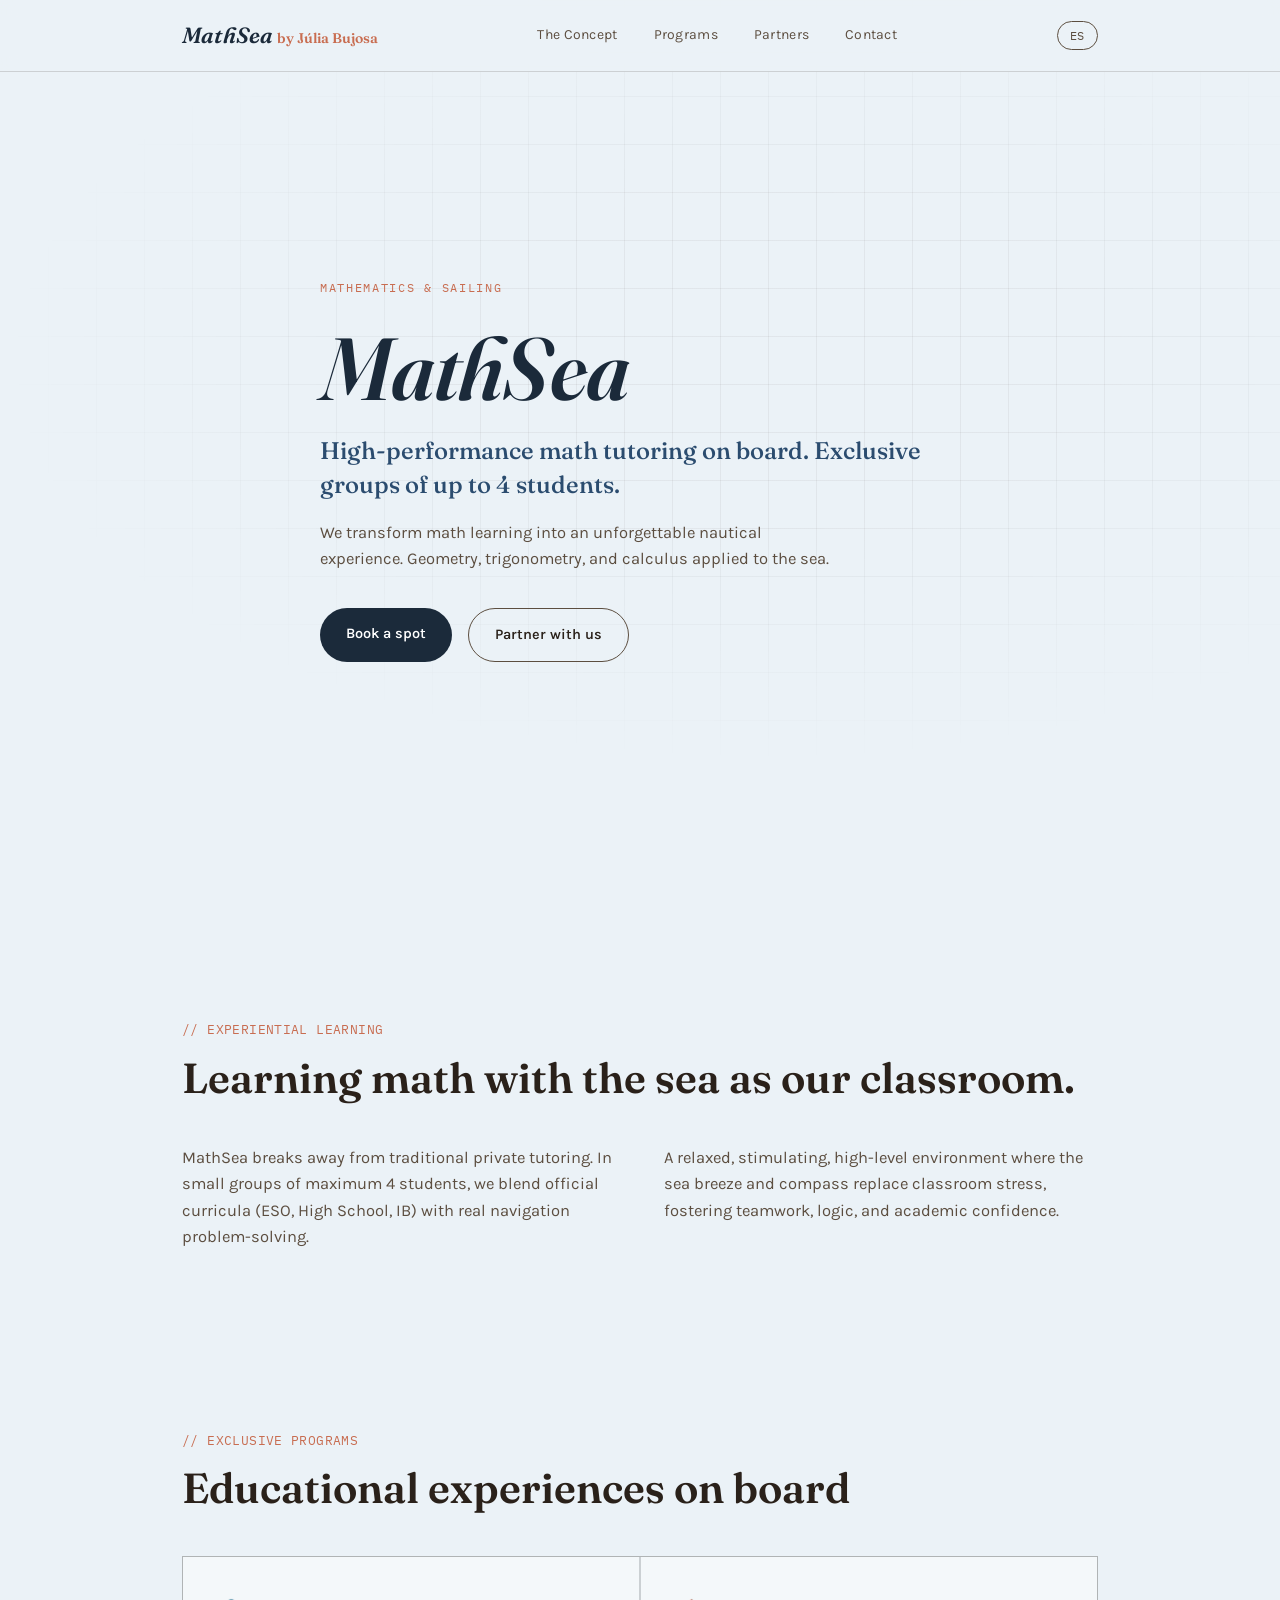
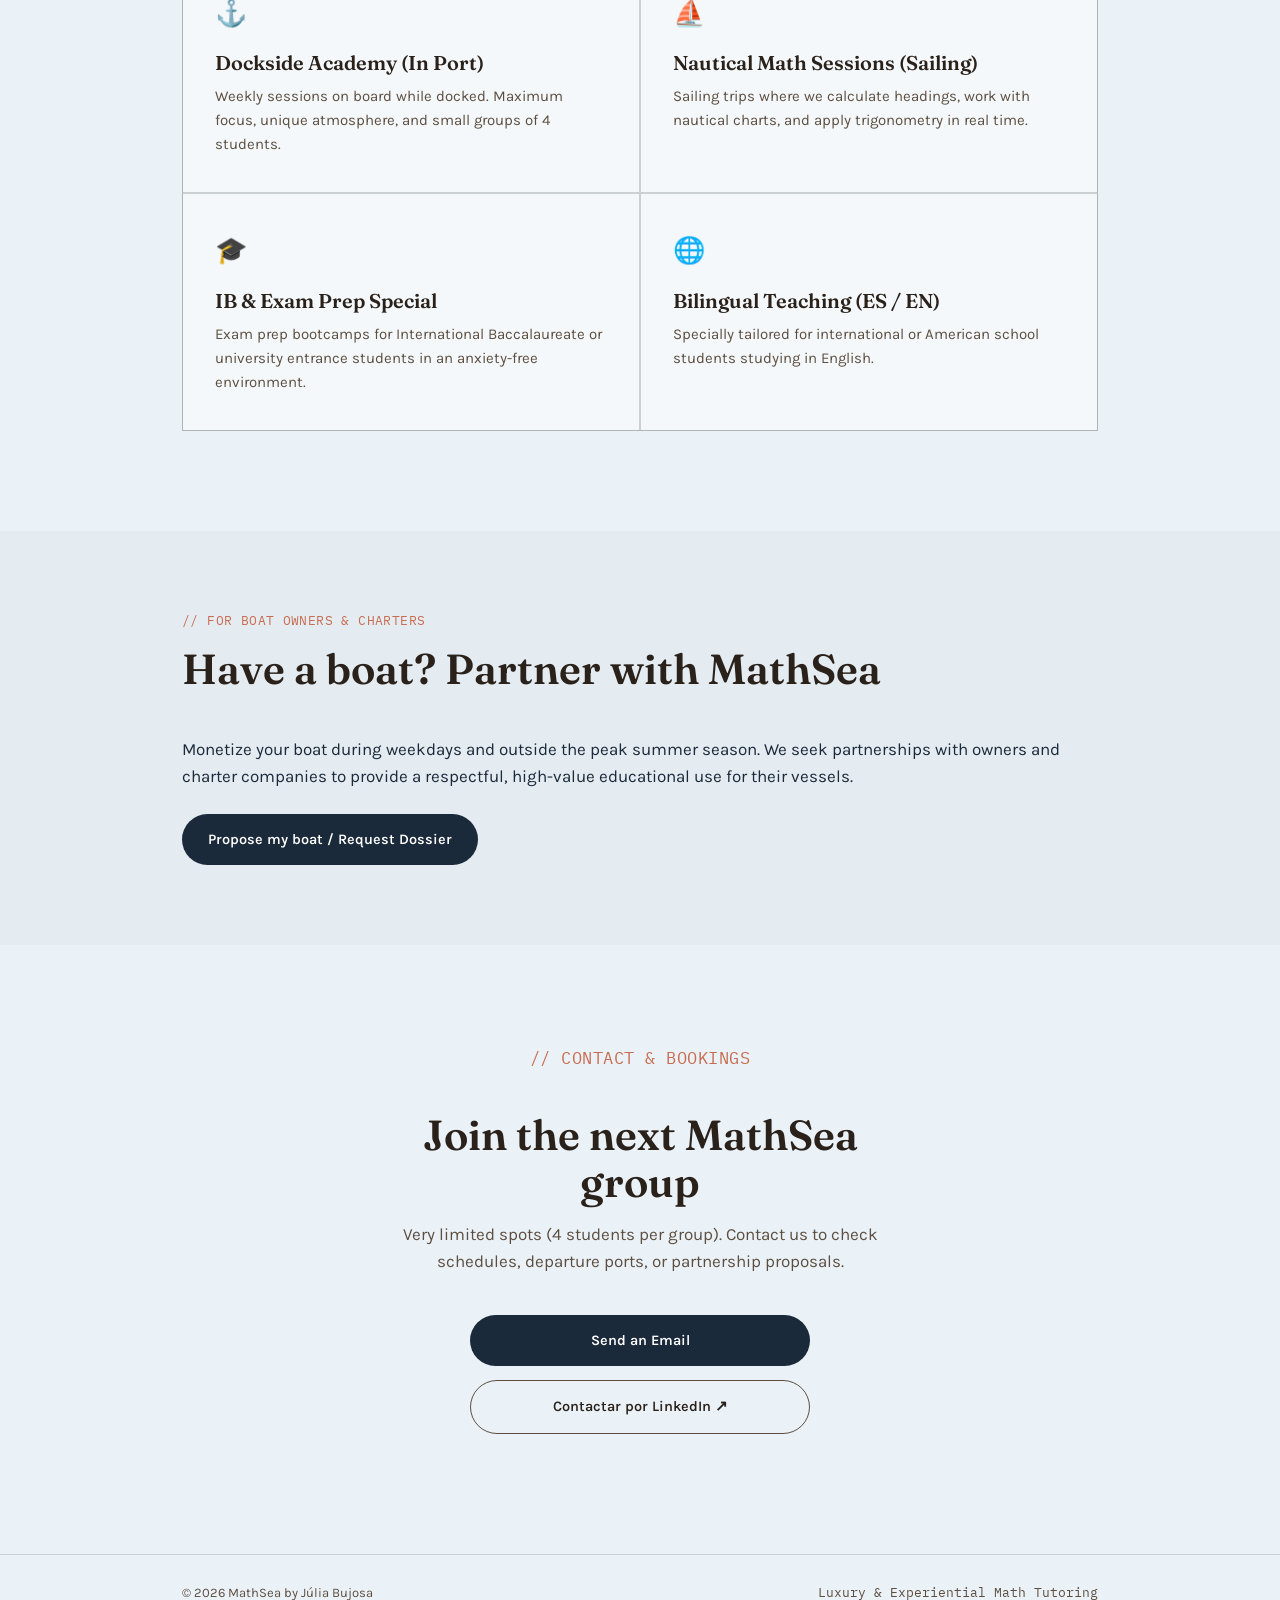
<file: index_mathsea.html>
<!DOCTYPE html>
<html lang="es">
<head>
  <meta charset="UTF-8">
  <meta name="viewport" content="width=device-width, initial-scale=1.0">
  <title>MathSea · Matemáticas a Bordo por Júlia Bujosa</title>
  
  <link rel="preconnect" href="https://fonts.googleapis.com">
  <link rel="preconnect" href="https://fonts.gstatic.com" crossorigin>
  <link href="https://fonts.googleapis.com/css2?family=Fraunces:ital,opsz,wght@0,9..144,400..700;1,9..144,400..700&family=IBM+Plex+Mono:wght@400;500&family=Karla:ital,wght@0,400..700;1,400..700&display=swap" rel="stylesheet">
  
  <link rel="stylesheet" href="styles.css">
  <style>
    /* Ajustes específicos para MathSea manteniendo la estética */
    :root {
      --navy: #1B2A3A;
      --ocean: #2B4C6F;
      --sea-breeze: #EBF2F7;
      --rust-accent: #C86D51;
    }
    body {
      background: var(--sea-breeze);
      color: var(--navy);
    }
    .hero-title {
      color: var(--navy);
    }
    .hero-subtitle {
      color: var(--ocean);
    }
    .btn-primary {
      background: var(--navy);
      color: #fff;
    }
    .btn-primary:hover {
      background: var(--ocean);
    }
    .card-symbol {
      color: var(--rust-accent);
    }
    .card {
      background: #F4F8FA;
    }
  </style>
</head>
<body>

  <nav class="nav" style="background: rgba(235, 242, 247, 0.9);">
    <div class="nav-inner">
      <a href="#" class="logo" style="color: var(--navy);">MathSea <span style="font-size: 14px; font-style: normal; color: var(--rust-accent);">by Júlia Bujosa</span></a>
      <div class="nav-links" id="navLinks">
        <a href="#concepto" data-es="El Concepto" data-en="The Concept">El Concepto</a>
        <a href="#experiencias" data-es="Programas" data-en="Programs">Programas</a>
        <a href="#colabora" data-es="Armadores / Chárter" data-en="Partners">Armadores</a>
        <a href="#contacto" data-es="Contacto" data-en="Contact">Contacto</a>
      </div>
      <div class="nav-actions">
        <button class="lang-toggle" id="langToggle" aria-label="Switch language">EN</button>
        <button class="menu-toggle" id="menuToggle" aria-label="Menu">
          <span></span><span></span>
        </button>
      </div>
    </div>
  </nav>

  <header class="hero">
    <div class="hero-grid"></div>
    <div class="hero-inner">
      <p class="kicker mono" style="color: var(--rust-accent);" data-es="MATEMÁTICAS & NAVEGACIÓN" data-en="MATHEMATICS & SAILING">MATEMÁTICAS & NAVEGACIÓN</p>
      <h1 class="hero-title">MathSea</h1>
      <p class="hero-subtitle" data-es="Clases particulares y de alto rendimiento a bordo. Grupos exclusivos de máximo 4 alumnos." data-en="High-performance math tutoring on board. Exclusive groups of up to 4 students.">
        Clases particulares y de alto rendimiento a bordo. Grupos exclusivos de máximo 4 alumnos.
      </p>
      <p class="hero-text" data-es="Transformamos el aprendizaje de las matemáticas en una experiencia náutica inolvidable. Geometría, trigonometría y cálculo aplicados al mar." data-en="We transform math learning into an unforgettable nautical experience. Geometry, trigonometry, and calculus applied to the sea.">
        Transformamos el aprendizaje de las matemáticas en una experiencia náutica inolvidable. Geometría, trigonometría y cálculo aplicados al mar.
      </p>
      <div class="hero-cta">
        <a href="#contacto" class="btn btn-primary" data-es="Reservar plaza para mi hijo/a" data-en="Book a spot">Reservar plaza</a>
        <a href="#colabora" class="btn btn-ghost" data-es="Tengo un barco / Colaborar" data-en="Partner with us">Colaborar con un barco ↗</a>
      </div>
    </div>
  </header>

  <section id="concepto" class="about">
    <div class="section-inner reveal">
      <p class="eyebrow mono" style="color: var(--rust-accent);" data-es="// APRENDIZAJE EXPERIENCIAL" data-en="// EXPERIENTIAL LEARNING">// APRENDIZAJE EXPERIENCIAL</p>
      <h2 data-es="Aprender matemáticas con el mar como aula." data-en="Learning math with the sea as our classroom.">Aprender matemáticas con el mar como aula.</h2>
      <div class="about-grid">
        <p data-es="MathSea nace para romper con la monotonía de las clases particulares tradicionales. En grupos reducidos de máximo 4 niños o adolescentes, combinamos el temario oficial (ESO, Bachillerato, IB) con la resolución de problemas reales de navegación." data-en="MathSea breaks away from traditional private tutoring. In small groups of maximum 4 students, we blend official curricula (ESO, High School, IB) with real navigation problem-solving.">
          MathSea nace para romper con la monotonía de las clases particulares tradicionales. En grupos reducidos de máximo 4 niños o adolescentes, combinamos el temario oficial (ESO, Bachillerato, IB) con la resolución de problemas reales de navegación.
        </p>
        <p data-es="Un entorno relajado, estimulante y de alto nivel donde la brisa marina y la brújula sustituyen al estrés del aula, fomentando el trabajo en equipo, la lógica y la confianza académica." data-en="A relaxed, stimulating, high-level environment where the sea breeze and compass replace classroom stress, fostering teamwork, logic, and academic confidence.">
          Un entorno relajado, estimulante y de alto nivel donde la brisa marina y la brújula sustituyen al estrés del aula, fomentando el trabajo en equipo, la lógica y la confianza académica.
        </p>
      </div>
    </div>
  </section>

  <section id="experiencias" class="services">
    <div class="section-inner reveal">
      <p class="eyebrow mono" style="color: var(--rust-accent);" data-es="// PROGRAMAS EXCLUSIVOS" data-en="// EXCLUSIVE PROGRAMS">// PROGRAMAS EXCLUSIVOS</p>
      <h2 data-es="Experiencias educativas a bordo" data-en="Educational experiences on board">Experiencias educativas a bordo</h2>
      
      <div class="cards">
        <div class="card">
          <span class="card-symbol">⚓</span>
          <h3 data-es="Dockside Academy (En Puerto)" data-en="Dockside Academy (In Port)">Dockside Academy (En Puerto)</h3>
          <p data-es="Sesiones semanales a bordo con el barco amarrado. Máxima concentración, ambiente único y grupos reducidos de 4 alumnos." data-en="Weekly sessions on board while docked. Maximum focus, unique atmosphere, and small groups of 4 students.">Sesiones semanales a bordo con el barco amarrado. Máxima concentración, ambiente único y grupos reducidos de 4 alumnos.</p>
        </div>
        <div class="card">
          <span class="card-symbol">⛵</span>
          <h3 data-es="Nautical Math Sessions (Navegando)" data-en="Nautical Math Sessions (Sailing)">Nautical Math Sessions (Navegando)</h3>
          <p data-es="Salidas de navegación donde calculamos rumbos, abordamos cartas náuticas y aplicamos trigonometría en tiempo real." data-en="Sailing trips where we calculate headings, work with nautical charts, and apply trigonometry in real time.">Salidas de navegación donde calculamos rumbos, abordamos cartas náuticas y aplicamos trigonometría en tiempo real.</p>
        </div>
        <div class="card">
          <span class="card-symbol">🎓</span>
          <h3 data-es="Especial IB & Selectividad" data-en="IB & Exam Prep Special">Especial IB & Selectividad</h3>
          <p data-es="Intensivos de preparación de exámenes para estudiantes de Bachillerato Internacional o PAU en un entorno libre de ansiedad." data-en="Exam prep bootcamps for International Baccalaureate or university entrance students in an anxiety-free environment.">Intensivos de preparación de exámenes para estudiantes de Bachillerato Internacional o PAU en un entorno libre de ansiedad.</p>
        </div>
        <div class="card">
          <span class="card-symbol">🌐</span>
          <h3 data-es="Impartición Bilingüe (ES / EN)" data-en="Bilingual Teaching (ES / EN)">Impartición Bilingüe (ES / EN)</h3>
          <p data-es="Diseñado especialmente para alumnos de colegios internacionales o americanos que cursan sus estudios en inglés." data-en="Specially tailored for international or American school students studying in English.">Diseñado especialmente para alumnos de colegios internacionales o americanos que cursan sus estudios en inglés.</p>
        </div>
      </div>
    </div>
  </section>

  <section id="colabora" class="timeline-section" style="background: rgba(27, 42, 58, 0.03); padding: 80px 0;">
    <div class="section-inner reveal">
      <p class="eyebrow mono" style="color: var(--rust-accent);" data-es="// PARA ARMADORES Y EMPRESAS DE CHÁRTER" data-en="// FOR BOAT OWNERS & CHARTERS">// PARA ARMADORES Y CHÁRTER</p>
      <h2 data-es="¿Tienes una embarcación? Colabora con MathSea" data-en="Have a boat? Partner with MathSea">¿Tienes una embarcación? Colabora con MathSea</h2>
      
      <p style="margin-bottom: 24px; color: var(--navy); font-size: 17px;" data-es="Rentabiliza tu barco durante los días laborables y fuera de la temporada alta de verano. Buscamos alianzas con propietarios y empresas de chárter para ofrecer un uso educativo, respetuoso y de alto valor a sus embarcaciones." data-en="Monetize your boat during weekdays and outside the peak summer season. We seek partnerships with owners and charter companies to provide a respectful, high-value educational use for their vessels.">
        Rentabiliza tu barco durante los días laborables y fuera de la temporada alta de verano. Buscamos alianzas con propietarios y empresas de chárter para ofrecer un uso educativo, respetuoso y de alto valor a sus embarcaciones.
      </p>

      <div class="hero-cta">
        <a href="#contacto" class="btn btn-primary" data-es="Proponer mi barco / Solicitar Dossier" data-en="Propose my boat / Request Dossier">Solicitar Dossier de Colaboración</a>
      </div>
    </div>
  </section>

  <section id="contacto" class="contact">
    <div class="section-inner contact-inner reveal">
      <p class="eyebrow mono" style="color: var(--rust-accent);" data-es="// CONTACTO & RESERVAS" data-en="// CONTACT & BOOKINGS">// CONTACTO & RESERVAS</p>
      <h2 data-es="Únete al próximo grupo de MathSea" data-en="Join the next MathSea group">Únete al próximo grupo de MathSea</h2>
      <p data-es="Plazas muy limitadas (4 alumnos por grupo). Escríbenos para consultar horarios, puertos de salida o propuestas de colaboración." data-en="Very limited spots (4 students per group). Contact us to check schedules, departure ports, or partnership proposals.">Plazas muy limitadas (4 alumnos por grupo). Escríbenos para consultar horarios, puertos de salida o propuestas de colaboración.</p>

      <div class="contact-links">
        <a href="mailto:juliabujosa@ejemplo.com?subject=Consulta%20MathSea" class="btn btn-primary" data-es="Escribir por Email" data-en="Send an Email">Escribir por Email</a>
        <a href="https://www.linkedin.com/in/juliabujosamoya" target="_blank" rel="noopener" class="btn btn-ghost">Contactar por LinkedIn ↗</a>
      </div>
    </div>
  </section>

  <footer class="footer">
    <div class="section-inner footer-inner">
      <span>© 2026 MathSea by Júlia Bujosa</span>
      <span class="mono">Luxury & Experiential Math Tutoring</span>
    </div>
  </footer>

  <script src="script.js"></script>
</body>
</html>
</file>
<file: styles.css>
/* ============================================
   Júlia Bujosa · Profesora de Matemáticas
   ============================================ */

:root{
  --cream: #EDE6D6;
  --cream-2: #E3D9C4;
  --paper: #F5F0E4;
  --ink: #2A211A;
  --ink-soft: #5C4E40;
  --rust: #A6461C;
  --rust-dark: #7E3212;
  --pine: #3F5240;
  --gold: #B98B4E;
  --line: rgba(42,33,26,0.16);
  --grid-line: rgba(42,33,26,0.055);

  --serif: "Fraunces", Georgia, serif;
  --sans: "Karla", -apple-system, sans-serif;
  --mono: "IBM Plex Mono", ui-monospace, monospace;
}

*{ box-sizing:border-box; margin:0; padding:0; }

html{ scroll-behavior:smooth; }
@media (prefers-reduced-motion: reduce){
  html{ scroll-behavior:auto; }
  *{ animation-duration:0.001ms !important; transition-duration:0.001ms !important; }
}

body{
  background:var(--cream);
  color:var(--ink);
  font-family:var(--sans);
  font-size:16px;
  line-height:1.6;
  -webkit-font-smoothing:antialiased;
}

a{ color:inherit; text-decoration:none; }
h1,h2,h3{ font-family:var(--serif); color:var(--ink); font-weight:600; line-height:1.1; }
.mono{ font-family:var(--mono); }

.section-inner{
  max-width:980px;
  margin:0 auto;
  padding:0 32px;
}

/* ---------- Nav ---------- */
.nav{
  position:fixed; top:0; left:0; right:0; z-index:100;
  background:rgba(237,230,214,0.86);
  backdrop-filter:blur(8px);
  border-bottom:1px solid var(--line);
}
.nav-inner{
  max-width:980px; margin:0 auto; padding:18px 32px;
  display:flex; align-items:center; justify-content:space-between;
}
.logo{
  font-family:var(--serif); font-weight:600; font-size:22px; font-style:italic;
  color:var(--rust-dark);
}
.nav-links{ display:flex; gap:36px; }
.nav-links a{
  font-size:14px; letter-spacing:0.02em; color:var(--ink-soft);
  position:relative; padding:4px 0;
  transition:color .2s ease;
}
.nav-links a:hover{ color:var(--rust-dark); }
.nav-links a::after{
  content:""; position:absolute; left:0; bottom:0; height:1px; width:0;
  background:var(--rust); transition:width .25s ease;
}
.nav-links a:hover::after{ width:100%; }

.nav-actions{ display:flex; align-items:center; gap:18px; }
.lang-toggle{
  font-family:var(--mono); font-size:12px; letter-spacing:0.06em;
  background:transparent; border:1px solid var(--ink-soft); color:var(--ink-soft);
  padding:6px 12px; border-radius:100px; cursor:pointer;
  transition:all .2s ease;
}
.lang-toggle:hover{ border-color:var(--rust); color:var(--rust-dark); }
.menu-toggle{
  display:none; flex-direction:column; gap:5px;
  background:none; border:none; cursor:pointer; padding:6px;
}
.menu-toggle span{ width:22px; height:2px; background:var(--ink); display:block; }

/* ---------- Hero ---------- */
.hero{
  position:relative;
  min-height:100vh;
  display:flex; align-items:center;
  overflow:hidden;
  padding:120px 32px 80px;
}
.hero-grid{
  position:absolute; inset:0;
  background-image:
    linear-gradient(var(--grid-line) 1px, transparent 1px),
    linear-gradient(90deg, var(--grid-line) 1px, transparent 1px);
  background-size:48px 48px;
  mask-image:radial-gradient(ellipse 80% 60% at 60% 40%, black 30%, transparent 75%);
}
.hero-curve{
  position:absolute; inset:0; width:100%; height:100%;
}
.hero-curve path{
  fill:none;
  stroke:var(--rust);
  stroke-width:1.4;
  opacity:0.35;
}
.hero-inner{
  position:relative; max-width:640px; margin:0 auto; width:100%;
}
.kicker{
  font-size:12px; letter-spacing:0.14em; color:var(--pine);
  margin-bottom:22px;
}
.hero-title{
  font-size:clamp(48px, 9vw, 88px);
  font-style:italic;
  color:var(--ink);
  margin-bottom:18px;
  letter-spacing:-0.01em;
}
.hero-subtitle{
  font-family:var(--serif); font-style:normal; font-weight:500;
  font-size:clamp(19px, 2.6vw, 24px);
  color:var(--rust-dark);
  margin-bottom:18px;
  line-height:1.4;
}
.hero-text{
  font-size:16.5px; color:var(--ink-soft); max-width:520px; margin-bottom:36px;
}
.hero-cta{ display:flex; gap:16px; flex-wrap:wrap; }

.btn{
  display:inline-block;
  font-family:var(--sans); font-weight:600; font-size:14.5px;
  padding:14px 26px; border-radius:100px;
  transition:transform .2s ease, background .2s ease, color .2s ease, border-color .2s ease;
}
.btn-primary{
  background:var(--rust); color:var(--paper);
}
.btn-primary:hover{ background:var(--rust-dark); transform:translateY(-1px); }
.btn-ghost{
  border:1px solid var(--ink-soft); color:var(--ink);
}
.btn-ghost:hover{ border-color:var(--rust); color:var(--rust-dark); transform:translateY(-1px); }

/* ---------- Reveal on scroll ---------- */
.reveal{ opacity:0; transform:translateY(18px); transition:opacity .7s ease, transform .7s ease; }
.reveal.in-view{ opacity:1; transform:translateY(0); }

/* ---------- About ---------- */
.about{ padding:120px 0 100px; }
.eyebrow{ font-size:13px; color:var(--pine); letter-spacing:0.03em; margin-bottom:14px; }
.about h2, .services h2, .timeline-section h2, .contact h2{
  font-size:clamp(32px,4vw,42px); margin-bottom:44px;
}
.about-grid{
  display:grid; grid-template-columns:1fr 1fr; gap:48px;
}
.about-grid p{ color:var(--ink-soft); font-size:16.5px; }

/* ---------- Services ---------- */
.services{ padding:80px 0 100px; }
.cards{
  display:grid; grid-template-columns:repeat(2,1fr); gap:2px;
  background:var(--line); border:1px solid var(--line);
}
.card{
  background:var(--cream); padding:36px 32px;
}
.card-symbol{
  display:block; font-size:26px; color:var(--rust); margin-bottom:18px;
}
.card h3{ font-size:20px; margin-bottom:10px; }
.card p{ color:var(--ink-soft); font-size:15px; }

/* ---------- Timeline ---------- */
.timeline-section{ padding:80px 0 100px; }
.timeline{
  position:relative;
  padding-left:52px;
}
.timeline::before{
  content:"";
  position:absolute; left:9px; top:6px; bottom:6px; width:18px;
  background-image:url("data:image/svg+xml;utf8,<svg xmlns='http://www.w3.org/2000/svg' width='18' height='36'><path d='M9 0 Q17 9 9 18 Q1 27 9 36' stroke='%23A6461C' stroke-width='1.5' fill='none' opacity='0.55'/></svg>");
  background-repeat:repeat-y;
}
.timeline-item{
  position:relative;
  padding-bottom:44px;
}
.timeline-item:last-child{ padding-bottom:0; }
.timeline-item::before{
  content:"";
  position:absolute; left:-38px; top:6px;
  width:11px; height:11px; border-radius:50%;
  background:var(--cream); border:2px solid var(--rust); z-index:1;
}
.timeline-date{
  display:block; font-size:12.5px; color:var(--pine); margin-bottom:6px; letter-spacing:0.02em;
}
.timeline-item h3{ font-size:19px; margin-bottom:8px; }
.timeline-item p{ color:var(--ink-soft); font-size:15px; max-width:560px; }

.languages{
  margin-top:60px; padding-top:40px; border-top:1px solid var(--line);
  padding-left:52px;
}
.languages-title{ font-family:var(--serif); font-weight:600; font-size:19px; margin-bottom:10px; }
.languages-list{ font-size:14px; color:var(--rust-dark); margin-bottom:8px; }
.languages-note{ color:var(--ink-soft); font-size:15px; }

/* ---------- Contact ---------- */
.contact{ padding:100px 0 120px; }
.contact-inner{ text-align:center; max-width:560px; }
.contact h2{ margin-bottom:16px; }
.contact > .section-inner > p{ color:var(--ink-soft); font-size:17px; margin-bottom:40px; }
.contact-links{
  display:flex; flex-direction:column; align-items:center; gap:14px;
}
.contact-links .btn{ width:100%; max-width:340px; text-align:center; }

/* ---------- Footer ---------- */
.footer{ border-top:1px solid var(--line); padding:28px 0; }
.footer-inner{
  display:flex; justify-content:space-between; flex-wrap:wrap; gap:8px;
  font-size:13px; color:var(--ink-soft);
}

/* ---------- Responsive ---------- */
@media (max-width:760px){
  .nav-links{
    position:fixed; top:64px; left:0; right:0;
    background:var(--cream); border-bottom:1px solid var(--line);
    flex-direction:column; gap:0; padding:8px 0;
    transform:translateY(-120%); transition:transform .25s ease;
  }
  .nav-links.open{ transform:translateY(0); }
  .nav-links a{ padding:14px 32px; width:100%; }
  .menu-toggle{ display:flex; }
  .about-grid{ grid-template-columns:1fr; gap:24px; }
  .cards{ grid-template-columns:1fr; }
  .hero{ padding-top:110px; }
  .timeline, .languages{ padding-left:44px; }
  .timeline-item::before{ left:-34px; }
}
</file>
